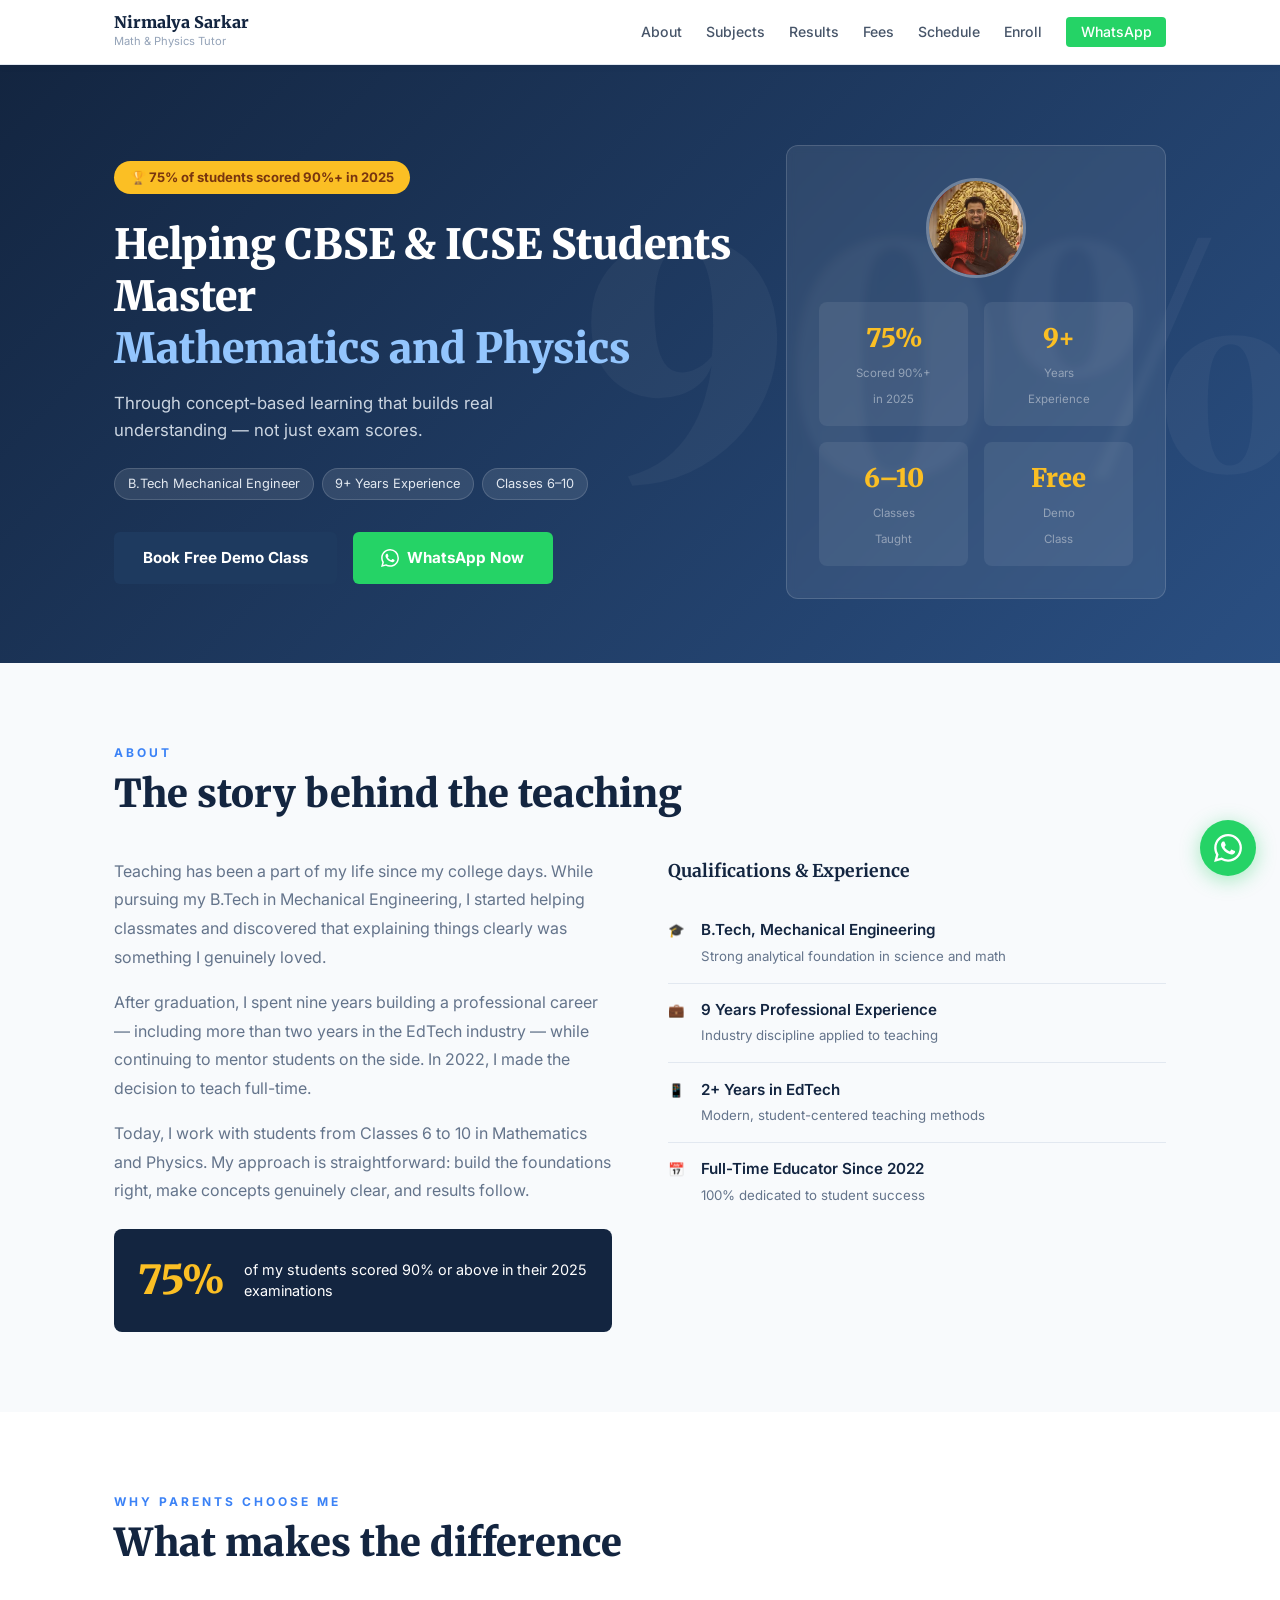
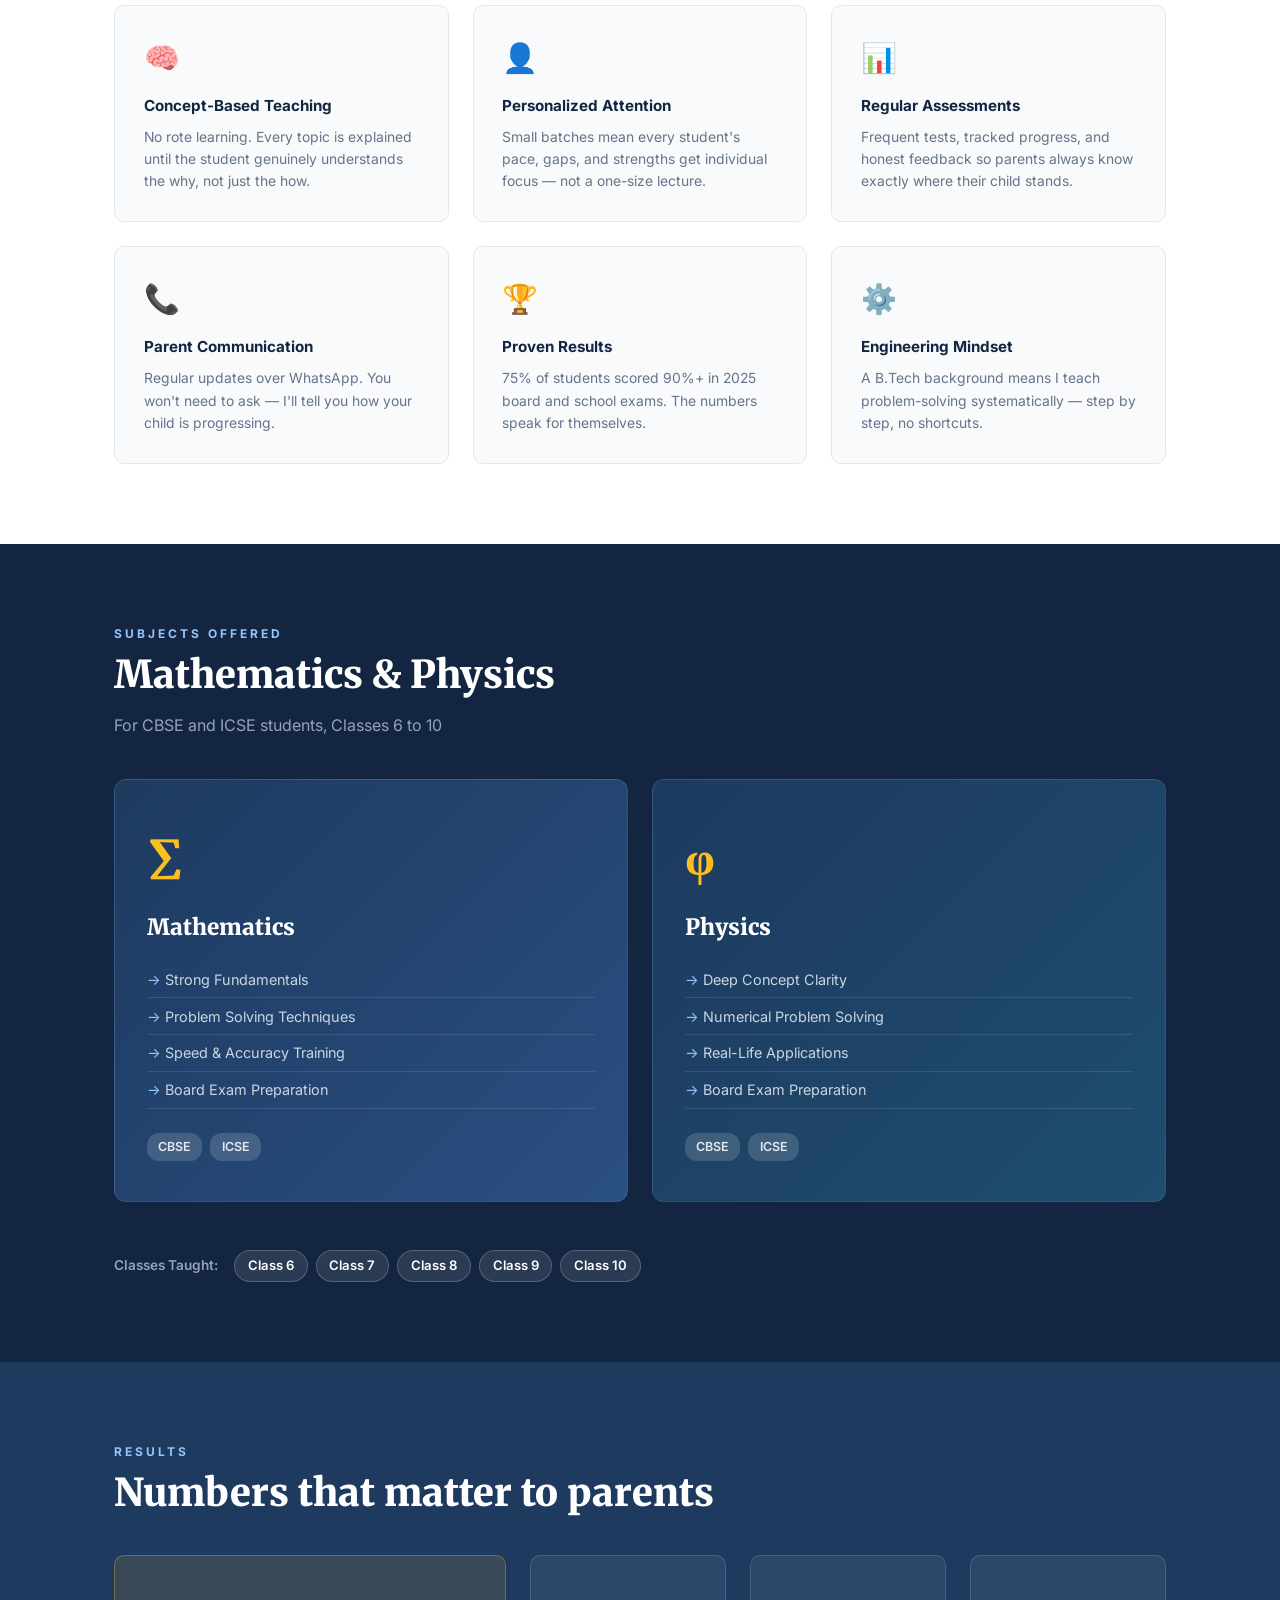
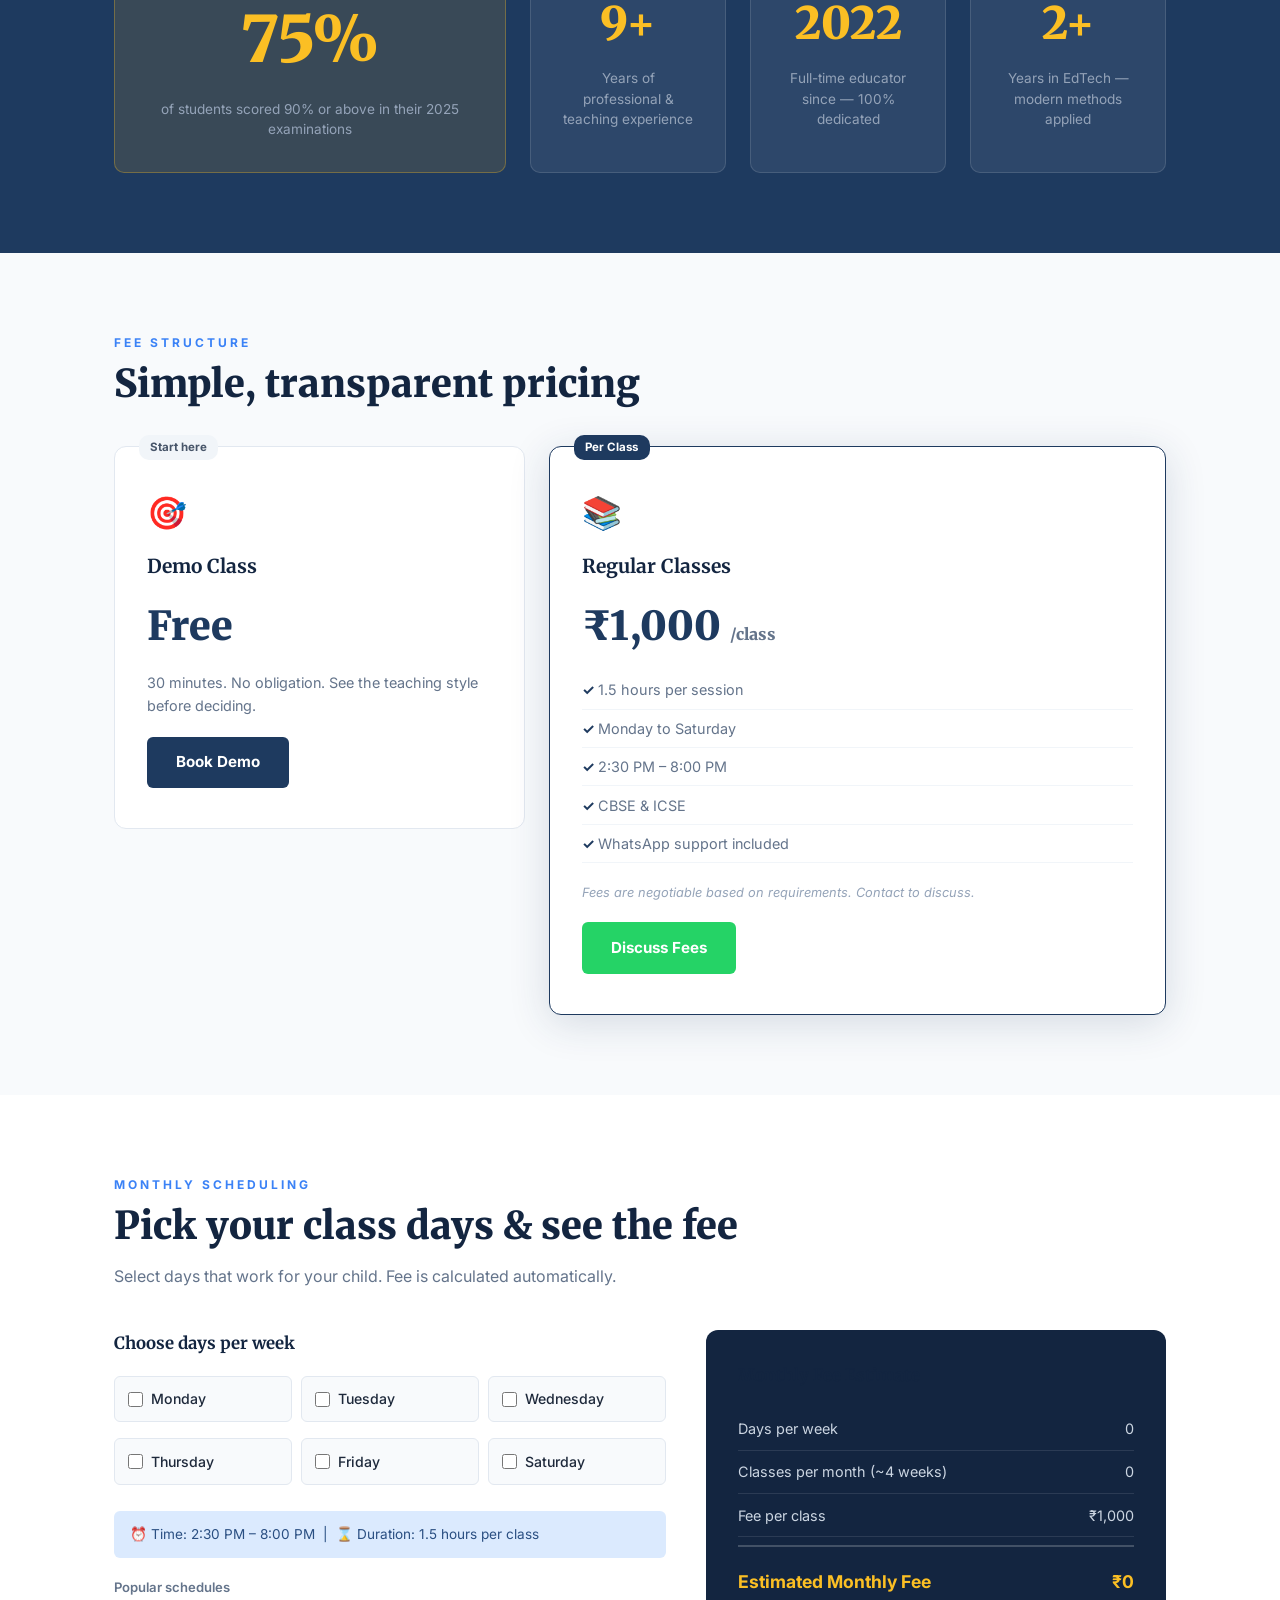
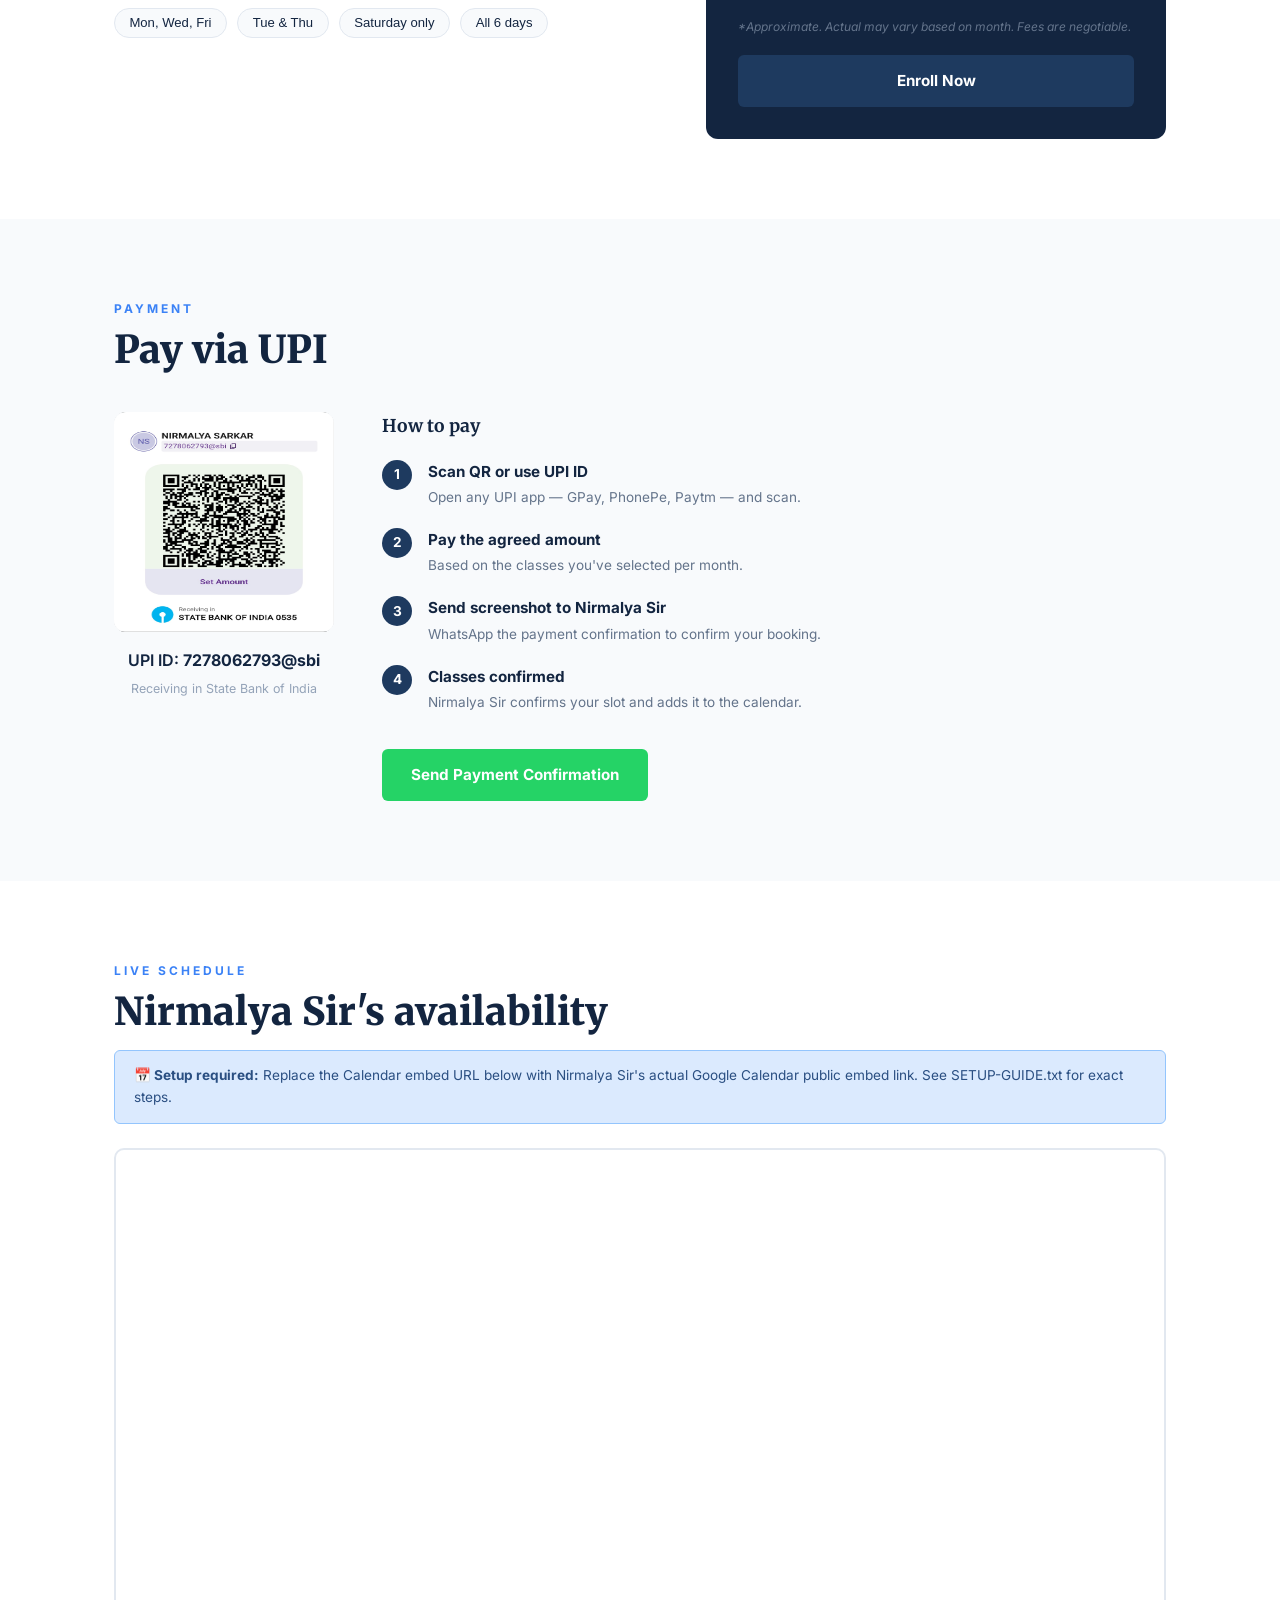
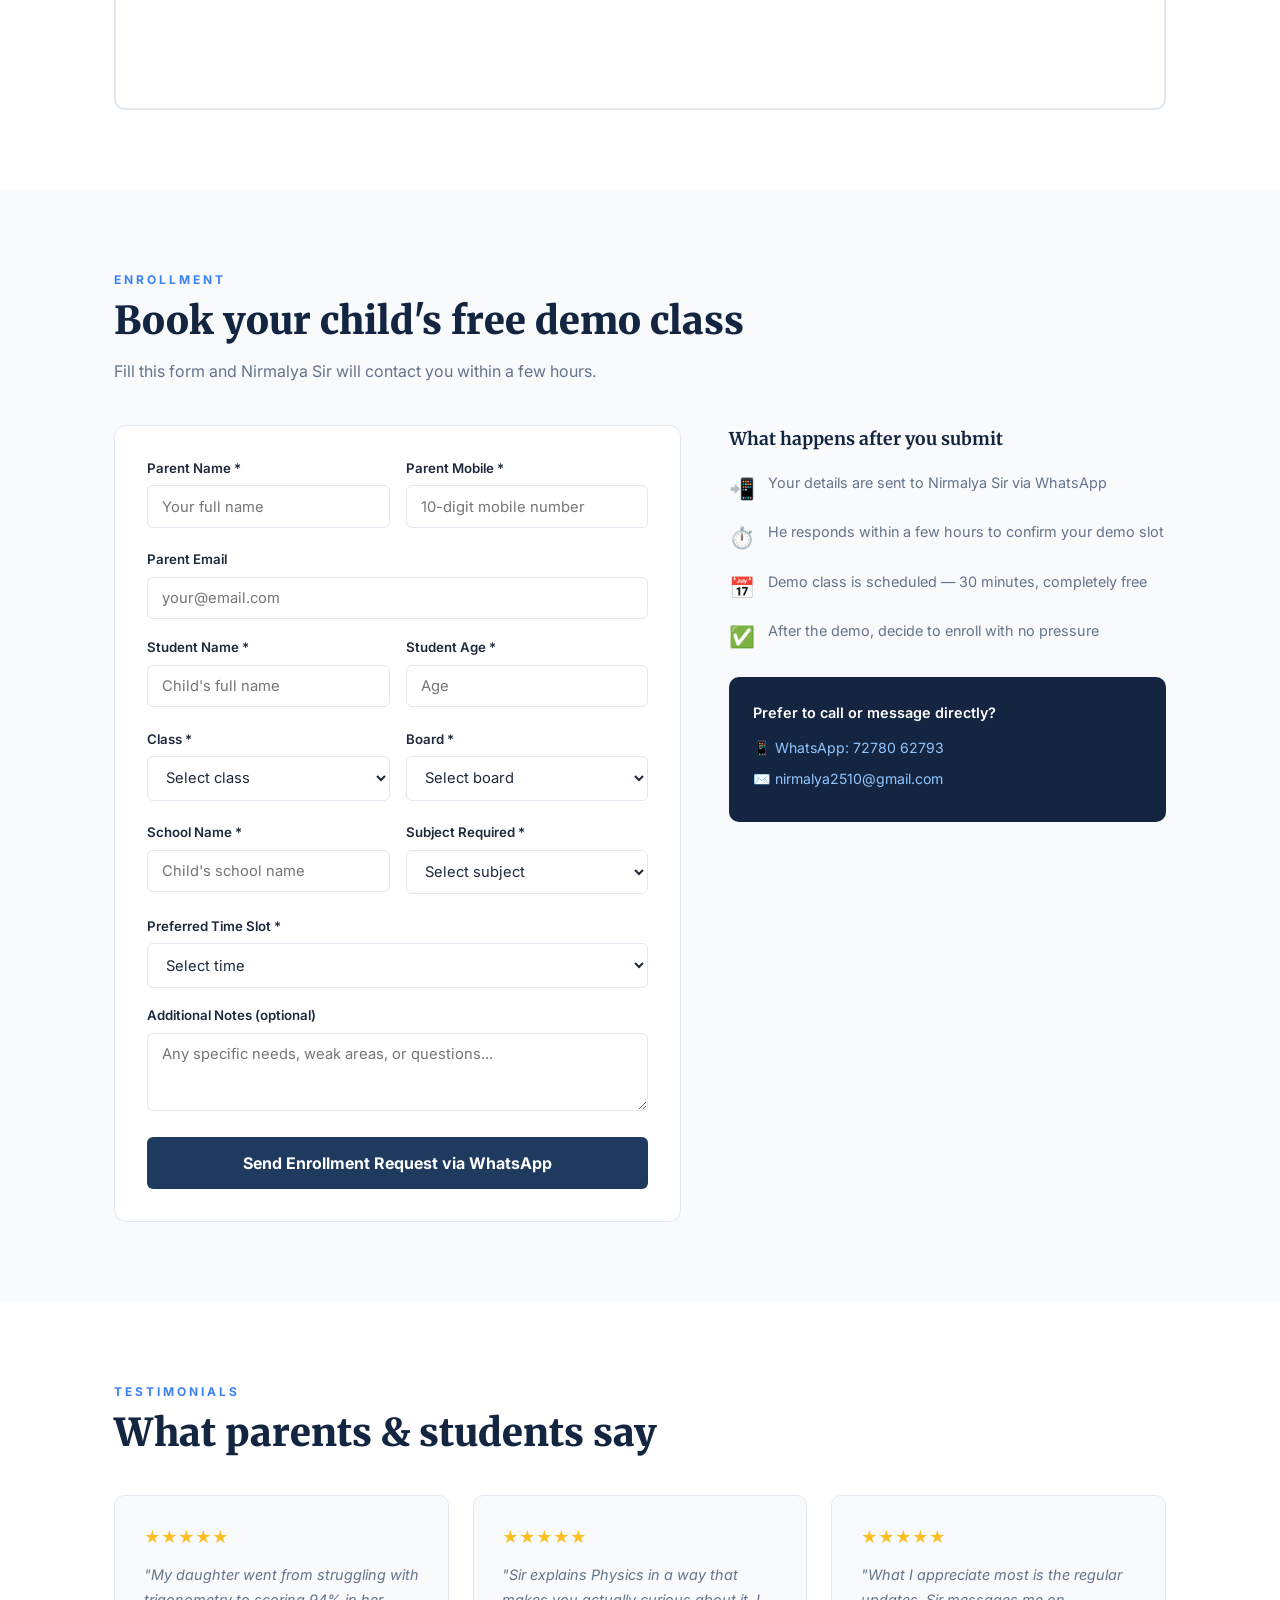
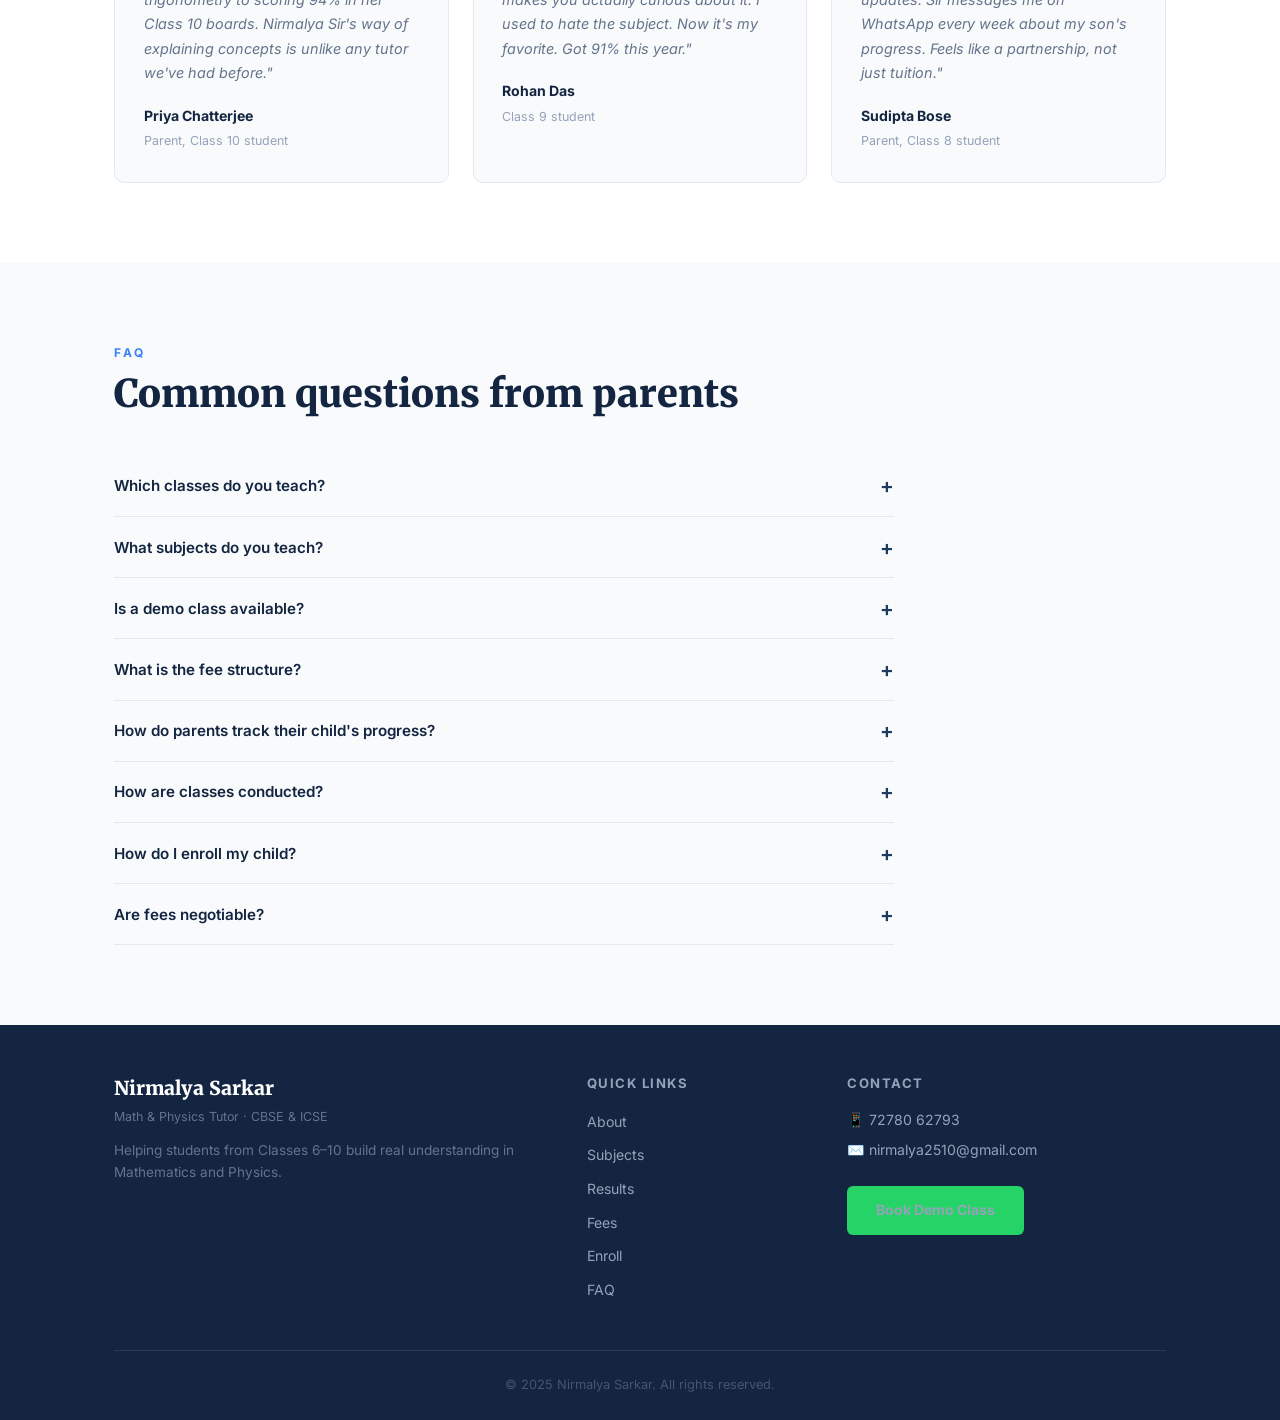
<file: index.html>
<!DOCTYPE html>
<html lang="en">
<head>
  <meta charset="UTF-8" />
  <meta name="viewport" content="width=device-width, initial-scale=1.0" />
  <title>Nirmalya Sarkar — Math & Physics Tutor | CBSE & ICSE Classes 6–10, Kolkata</title>
  <meta name="description" content="Expert Math and Physics tuition for CBSE & ICSE students Classes 6–10. 75% of students scored 90%+ in 2025. B.Tech Engineer with 9+ years experience. Book a free demo class today." />
  <meta name="keywords" content="math tutor kolkata, physics tutor, CBSE tuition, ICSE tuition, class 6 7 8 9 10 tutor, nirmalya sarkar" />
  <meta name="author" content="Nirmalya Sarkar" />
  <!-- Open Graph -->
  <meta property="og:title" content="Nirmalya Sarkar — Math & Physics Tutor" />
  <meta property="og:description" content="75% of students scored 90%+ in 2025. Expert CBSE & ICSE tuition, Classes 6–10." />
  <meta property="og:type" content="website" />
  <meta property="og:url" content="https://yourusername.github.io/nirmalya-tutor/" />
  <!-- Structured Data -->
  <script type="application/ld+json">
  {
    "@context": "https://schema.org",
    "@type": "EducationalOrganization",
    "name": "Nirmalya Sarkar Tuitions",
    "description": "Expert Math and Physics tuition for CBSE & ICSE students Classes 6–10",
    "telephone": "+917278062793",
    "email": "nirmalya2510@gmail.com",
    "address": { "@type": "PostalAddress", "addressLocality": "Kolkata", "addressRegion": "West Bengal", "addressCountry": "IN" }
  }
  </script>
  <link rel="preconnect" href="https://fonts.googleapis.com" />
  <link href="https://fonts.googleapis.com/css2?family=Merriweather:wght@700;900&family=Inter:wght@400;500;600;700&display=swap" rel="stylesheet" />
  <link rel="stylesheet" href="style.css" />
</head>
<body>

  <!-- FLOATING WHATSAPP -->
  <a href="https://wa.me/917278062793?text=Hi%20Nirmalya%20Sir%2C%20I%20want%20to%20enroll%20my%20child%20for%20tuition." class="whatsapp-float" target="_blank" aria-label="Chat on WhatsApp">
    <svg viewBox="0 0 24 24" fill="currentColor"><path d="M17.472 14.382c-.297-.149-1.758-.867-2.03-.967-.273-.099-.471-.148-.67.15-.197.297-.767.966-.94 1.164-.173.199-.347.223-.644.075-.297-.15-1.255-.463-2.39-1.475-.883-.788-1.48-1.761-1.653-2.059-.173-.297-.018-.458.13-.606.134-.133.298-.347.446-.52.149-.174.198-.298.298-.497.099-.198.05-.371-.025-.52-.075-.149-.669-1.612-.916-2.207-.242-.579-.487-.5-.669-.51-.173-.008-.371-.01-.57-.01-.198 0-.52.074-.792.372-.272.297-1.04 1.016-1.04 2.479 0 1.462 1.065 2.875 1.213 3.074.149.198 2.096 3.2 5.077 4.487.709.306 1.262.489 1.694.625.712.227 1.36.195 1.871.118.571-.085 1.758-.719 2.006-1.413.248-.694.248-1.289.173-1.413-.074-.124-.272-.198-.57-.347m-5.421 7.403h-.004a9.87 9.87 0 01-5.031-1.378l-.361-.214-3.741.982.998-3.648-.235-.374a9.86 9.86 0 01-1.51-5.26c.001-5.45 4.436-9.884 9.888-9.884 2.64 0 5.122 1.03 6.988 2.898a9.825 9.825 0 012.893 6.994c-.003 5.45-4.437 9.884-9.885 9.884m8.413-18.297A11.815 11.815 0 0012.05 0C5.495 0 .16 5.335.157 11.892c0 2.096.547 4.142 1.588 5.945L.057 24l6.305-1.654a11.882 11.882 0 005.683 1.448h.005c6.554 0 11.89-5.335 11.893-11.893a11.821 11.821 0 00-3.48-8.413z"/></svg>
  </a>

  <!-- NAV -->
  <nav id="navbar">
    <div class="nav-inner">
      <div class="nav-brand">
        <span class="brand-name">Nirmalya Sarkar</span>
        <span class="brand-sub">Math & Physics Tutor</span>
      </div>
      <button class="nav-toggle" id="navToggle" aria-label="Toggle menu">
        <span></span><span></span><span></span>
      </button>
      <ul class="nav-links" id="navLinks">
        <li><a href="#about">About</a></li>
        <li><a href="#subjects">Subjects</a></li>
        <li><a href="#results">Results</a></li>
        <li><a href="#fees">Fees</a></li>
        <li><a href="#schedule">Schedule</a></li>
        <li><a href="#enroll">Enroll</a></li>
        <li><a href="https://wa.me/917278062793" class="nav-wa" target="_blank">WhatsApp</a></li>
      </ul>
    </div>
  </nav>

  <!-- HERO -->
  <section class="hero" id="home">
    <div class="hero-bg-text" aria-hidden="true">90%</div>
    <div class="container">
      <div class="hero-content">
        <div class="hero-badge">🏆 75% of students scored 90%+ in 2025</div>
        <h1>Helping CBSE &amp; ICSE Students Master<br /><em>Mathematics and Physics</em></h1>
        <p class="hero-sub">Through concept-based learning that builds real understanding — not just exam scores.</p>
        <div class="hero-meta">
          <span>B.Tech Mechanical Engineer</span>
          <span>9+ Years Experience</span>
          <span>Classes 6–10</span>
        </div>
        <div class="hero-btns">
          <a href="#enroll" class="btn-primary">Book Free Demo Class</a>
          <a href="https://wa.me/917278062793?text=Hi%20Nirmalya%20Sir%2C%20I%20want%20to%20book%20a%20free%20demo%20class." class="btn-wa" target="_blank">
            <svg viewBox="0 0 24 24" fill="currentColor" width="18"><path d="M17.472 14.382c-.297-.149-1.758-.867-2.03-.967-.273-.099-.471-.148-.67.15-.197.297-.767.966-.94 1.164-.173.199-.347.223-.644.075-.297-.15-1.255-.463-2.39-1.475-.883-.788-1.48-1.761-1.653-2.059-.173-.297-.018-.458.13-.606.134-.133.298-.347.446-.52.149-.174.198-.298.298-.497.099-.198.05-.371-.025-.52-.075-.149-.669-1.612-.916-2.207-.242-.579-.487-.5-.669-.51-.173-.008-.371-.01-.57-.01-.198 0-.52.074-.792.372-.272.297-1.04 1.016-1.04 2.479 0 1.462 1.065 2.875 1.213 3.074.149.198 2.096 3.2 5.077 4.487.709.306 1.262.489 1.694.625.712.227 1.36.195 1.871.118.571-.085 1.758-.719 2.006-1.413.248-.694.248-1.289.173-1.413-.074-.124-.272-.198-.57-.347m-5.421 7.403h-.004a9.87 9.87 0 01-5.031-1.378l-.361-.214-3.741.982.998-3.648-.235-.374a9.86 9.86 0 01-1.51-5.26c.001-5.45 4.436-9.884 9.888-9.884 2.64 0 5.122 1.03 6.988 2.898a9.825 9.825 0 012.893 6.994c-.003 5.45-4.437 9.884-9.885 9.884m8.413-18.297A11.815 11.815 0 0012.05 0C5.495 0 .16 5.335.157 11.892c0 2.096.547 4.142 1.588 5.945L.057 24l6.305-1.654a11.882 11.882 0 005.683 1.448h.005c6.554 0 11.89-5.335 11.893-11.893a11.821 11.821 0 00-3.48-8.413z"/></svg>
            WhatsApp Now
          </a>
        </div>
      </div>
      <div class="hero-card">
        <div class="hero-photo-wrap">
          <div class="hero-photo-placeholder" style="background:none;border:3px solid rgba(255,255,255,0.3);overflow:hidden;"><img src="photo.jpg" alt="Nirmalya Sarkar" style="width:100%;height:100%;object-fit:cover;"></div>
        </div>
        <div class="hero-stat-grid">
          <div class="hero-stat"><span class="hs-num">75%</span><span class="hs-label">Scored 90%+<br/>in 2025</span></div>
          <div class="hero-stat"><span class="hs-num">9+</span><span class="hs-label">Years<br/>Experience</span></div>
          <div class="hero-stat"><span class="hs-num">6–10</span><span class="hs-label">Classes<br/>Taught</span></div>
          <div class="hero-stat"><span class="hs-num">Free</span><span class="hs-label">Demo<br/>Class</span></div>
        </div>
      </div>
    </div>
  </section>

  <!-- ABOUT -->
  <section class="section about-sec" id="about">
    <div class="container">
      <div class="section-label">About</div>
      <h2 class="section-title">The story behind the teaching</h2>
      <div class="about-grid">
        <div class="about-text">
          <p>Teaching has been a part of my life since my college days. While pursuing my B.Tech in Mechanical Engineering, I started helping classmates and discovered that explaining things clearly was something I genuinely loved.</p>
          <p>After graduation, I spent nine years building a professional career — including more than two years in the EdTech industry — while continuing to mentor students on the side. In 2022, I made the decision to teach full-time.</p>
          <p>Today, I work with students from Classes 6 to 10 in Mathematics and Physics. My approach is straightforward: build the foundations right, make concepts genuinely clear, and results follow.</p>
          <div class="result-banner">
            <span class="rb-num">75%</span>
            <span class="rb-text">of my students scored 90% or above in their 2025 examinations</span>
          </div>
        </div>
        <div class="about-quals">
          <h3>Qualifications &amp; Experience</h3>
          <ul class="qual-list">
            <li><span class="ql-icon">🎓</span><div><strong>B.Tech, Mechanical Engineering</strong><span>Strong analytical foundation in science and math</span></div></li>
            <li><span class="ql-icon">💼</span><div><strong>9 Years Professional Experience</strong><span>Industry discipline applied to teaching</span></div></li>
            <li><span class="ql-icon">📱</span><div><strong>2+ Years in EdTech</strong><span>Modern, student-centered teaching methods</span></div></li>
            <li><span class="ql-icon">📅</span><div><strong>Full-Time Educator Since 2022</strong><span>100% dedicated to student success</span></div></li>
          </ul>
        </div>
      </div>
    </div>
  </section>

  <!-- WHY CHOOSE -->
  <section class="section why-sec">
    <div class="container">
      <div class="section-label">Why Parents Choose Me</div>
      <h2 class="section-title">What makes the difference</h2>
      <div class="why-grid">
        <div class="why-card"><div class="why-icon">🧠</div><h3>Concept-Based Teaching</h3><p>No rote learning. Every topic is explained until the student genuinely understands the why, not just the how.</p></div>
        <div class="why-card"><div class="why-icon">👤</div><h3>Personalized Attention</h3><p>Small batches mean every student's pace, gaps, and strengths get individual focus — not a one-size lecture.</p></div>
        <div class="why-card"><div class="why-icon">📊</div><h3>Regular Assessments</h3><p>Frequent tests, tracked progress, and honest feedback so parents always know exactly where their child stands.</p></div>
        <div class="why-card"><div class="why-icon">📞</div><h3>Parent Communication</h3><p>Regular updates over WhatsApp. You won't need to ask — I'll tell you how your child is progressing.</p></div>
        <div class="why-card"><div class="why-icon">🏆</div><h3>Proven Results</h3><p>75% of students scored 90%+ in 2025 board and school exams. The numbers speak for themselves.</p></div>
        <div class="why-card"><div class="why-icon">⚙️</div><h3>Engineering Mindset</h3><p>A B.Tech background means I teach problem-solving systematically — step by step, no shortcuts.</p></div>
      </div>
    </div>
  </section>

  <!-- SUBJECTS -->
  <section class="section subjects-sec" id="subjects">
    <div class="container">
      <div class="section-label">Subjects Offered</div>
      <h2 class="section-title">Mathematics &amp; Physics</h2>
      <p class="section-sub">For CBSE and ICSE students, Classes 6 to 10</p>
      <div class="subjects-grid">
        <div class="subject-card math-card">
          <div class="subj-icon">∑</div>
          <h3>Mathematics</h3>
          <ul>
            <li>Strong Fundamentals</li>
            <li>Problem Solving Techniques</li>
            <li>Speed &amp; Accuracy Training</li>
            <li>Board Exam Preparation</li>
          </ul>
          <div class="subj-boards"><span>CBSE</span><span>ICSE</span></div>
        </div>
        <div class="subject-card phy-card">
          <div class="subj-icon">φ</div>
          <h3>Physics</h3>
          <ul>
            <li>Deep Concept Clarity</li>
            <li>Numerical Problem Solving</li>
            <li>Real-Life Applications</li>
            <li>Board Exam Preparation</li>
          </ul>
          <div class="subj-boards"><span>CBSE</span><span>ICSE</span></div>
        </div>
      </div>
      <div class="classes-row">
        <div class="classes-label">Classes Taught:</div>
        <div class="class-pills">
          <span>Class 6</span><span>Class 7</span><span>Class 8</span><span>Class 9</span><span>Class 10</span>
        </div>
      </div>
    </div>
  </section>

  <!-- RESULTS -->
  <section class="section results-sec" id="results">
    <div class="container">
      <div class="section-label" style="color:#93c5fd">Results</div>
      <h2 class="section-title" style="color:#fff">Numbers that matter to parents</h2>
      <div class="results-grid">
        <div class="result-card big-card">
          <div class="rc-num">75%</div>
          <div class="rc-label">of students scored 90% or above in their 2025 examinations</div>
        </div>
        <div class="result-card">
          <div class="rc-num">9+</div>
          <div class="rc-label">Years of professional &amp; teaching experience</div>
        </div>
        <div class="result-card">
          <div class="rc-num">2022</div>
          <div class="rc-label">Full-time educator since — 100% dedicated</div>
        </div>
        <div class="result-card">
          <div class="rc-num">2+</div>
          <div class="rc-label">Years in EdTech — modern methods applied</div>
        </div>
      </div>
    </div>
  </section>

  <!-- FEES -->
  <section class="section fees-sec" id="fees">
    <div class="container">
      <div class="section-label">Fee Structure</div>
      <h2 class="section-title">Simple, transparent pricing</h2>
      <div class="fees-grid">
        <div class="fee-card demo-card">
          <div class="fee-badge">Start here</div>
          <div class="fee-icon">🎯</div>
          <h3>Demo Class</h3>
          <div class="fee-price">Free</div>
          <p>30 minutes. No obligation. See the teaching style before deciding.</p>
          <a href="#enroll" class="btn-primary">Book Demo</a>
        </div>
        <div class="fee-card main-card">
          <div class="fee-badge highlight-badge">Per Class</div>
          <div class="fee-icon">📚</div>
          <h3>Regular Classes</h3>
          <div class="fee-price">₹1,000 <span>/class</span></div>
          <ul>
            <li>1.5 hours per session</li>
            <li>Monday to Saturday</li>
            <li>2:30 PM – 8:00 PM</li>
            <li>CBSE &amp; ICSE</li>
            <li>WhatsApp support included</li>
          </ul>
          <div class="fee-note">Fees are negotiable based on requirements. Contact to discuss.</div>
          <a href="https://wa.me/917278062793?text=Hi%20Nirmalya%20Sir%2C%20I%20want%20to%20discuss%20fees%20for%20my%20child." class="btn-wa" target="_blank">Discuss Fees</a>
        </div>
      </div>
    </div>
  </section>

  <!-- SCHEDULE CALCULATOR -->
  <section class="section schedule-sec" id="schedule">
    <div class="container">
      <div class="section-label">Monthly Scheduling</div>
      <h2 class="section-title">Pick your class days &amp; see the fee</h2>
      <p class="section-sub">Select days that work for your child. Fee is calculated automatically.</p>
      <div class="schedule-wrap">
        <div class="schedule-days">
          <h3>Choose days per week</h3>
          <div class="day-options">
            <label class="day-opt"><input type="checkbox" value="Mon" onchange="calcFee()"> Monday</label>
            <label class="day-opt"><input type="checkbox" value="Tue" onchange="calcFee()"> Tuesday</label>
            <label class="day-opt"><input type="checkbox" value="Wed" onchange="calcFee()"> Wednesday</label>
            <label class="day-opt"><input type="checkbox" value="Thu" onchange="calcFee()"> Thursday</label>
            <label class="day-opt"><input type="checkbox" value="Fri" onchange="calcFee()"> Friday</label>
            <label class="day-opt"><input type="checkbox" value="Sat" onchange="calcFee()"> Saturday</label>
          </div>
          <div class="slot-info">
            <p>⏰ Time: 2:30 PM – 8:00 PM &nbsp;|&nbsp; ⌛ Duration: 1.5 hours per class</p>
          </div>
          <div class="preset-schedules">
            <h4>Popular schedules</h4>
            <button class="preset-btn" onclick="setPreset(['Mon','Wed','Fri'])">Mon, Wed, Fri</button>
            <button class="preset-btn" onclick="setPreset(['Tue','Thu'])">Tue &amp; Thu</button>
            <button class="preset-btn" onclick="setPreset(['Sat'])">Saturday only</button>
            <button class="preset-btn" onclick="setPreset(['Mon','Tue','Wed','Thu','Fri','Sat'])">All 6 days</button>
          </div>
        </div>
        <div class="fee-summary" id="feeSummary">
          <h3>Monthly Fee Estimate</h3>
          <div class="fs-row"><span>Days per week</span><span id="daysCount">0</span></div>
          <div class="fs-row"><span>Classes per month (~4 weeks)</span><span id="classCount">0</span></div>
          <div class="fs-row"><span>Fee per class</span><span>₹1,000</span></div>
          <div class="fs-divider"></div>
          <div class="fs-total"><span>Estimated Monthly Fee</span><span id="totalFee">₹0</span></div>
          <div class="fs-note">*Approximate. Actual may vary based on month. Fees are negotiable.</div>
          <a href="#enroll" class="btn-primary" style="display:block;text-align:center;margin-top:1.2rem;">Enroll Now</a>
        </div>
      </div>
    </div>
  </section>

  <!-- PAYMENT -->
  <section class="section payment-sec" id="payment">
    <div class="container">
      <div class="section-label">Payment</div>
      <h2 class="section-title">Pay via UPI</h2>
      <div class="payment-wrap">
        <div class="payment-qr">
          <img src="[data-uri]" alt="Nirmalya Sarkar UPI QR" style="width:220px;height:220px;display:block;margin:0 auto 1rem;border-radius:12px;">
          <div class="upi-id">UPI ID: <strong>7278062793@sbi</strong></div>
          <div class="upi-note">Receiving in State Bank of India</div>
        </div>
        <div class="payment-steps">
          <h3>How to pay</h3>
          <div class="pay-step"><span>1</span><div><strong>Scan QR or use UPI ID</strong><p>Open any UPI app — GPay, PhonePe, Paytm — and scan.</p></div></div>
          <div class="pay-step"><span>2</span><div><strong>Pay the agreed amount</strong><p>Based on the classes you've selected per month.</p></div></div>
          <div class="pay-step"><span>3</span><div><strong>Send screenshot to Nirmalya Sir</strong><p>WhatsApp the payment confirmation to confirm your booking.</p></div></div>
          <div class="pay-step"><span>4</span><div><strong>Classes confirmed</strong><p>Nirmalya Sir confirms your slot and adds it to the calendar.</p></div></div>
          <a href="https://wa.me/917278062793?text=Hi%20Nirmalya%20Sir%2C%20I%20have%20completed%20the%20payment.%20Please%20confirm%20my%20classes." class="btn-wa" target="_blank" style="margin-top:1rem;display:inline-flex">Send Payment Confirmation</a>
        </div>
      </div>
    </div>
  </section>

  <!-- GOOGLE CALENDAR -->
  <section class="section cal-sec">
    <div class="container">
      <div class="section-label">Live Schedule</div>
      <h2 class="section-title">Nirmalya Sir's availability</h2>
      <div class="cal-setup-note">
        <strong>📅 Setup required:</strong> Replace the Calendar embed URL below with Nirmalya Sir's actual Google Calendar public embed link. See SETUP-GUIDE.txt for exact steps.
      </div>
      <div class="cal-wrap">
        <!--
          REPLACE src below with Nirmalya's Google Calendar embed URL.
          Steps: calendar.google.com → Settings → [Calendar] → Integrate calendar → Copy embed URL
          Make sure calendar is set to "Public" first.
        -->
        <iframe
          src="https://calendar.google.com/calendar/embed?src=REPLACE_WITH_NIRMALYA_CALENDAR_ID%40gmail.com&ctz=Asia%2FKolkata&mode=WEEK&showTitle=0&showNav=1&showPrint=0&showCalendars=0"
          title="Nirmalya Sir's Class Schedule"
          frameborder="0"
          scrolling="no"
          style="width:100%;height:550px;border:none;">
        </iframe>
      </div>
    </div>
  </section>

  <!-- ENROLLMENT FORM -->
  <section class="section enroll-sec" id="enroll">
    <div class="container">
      <div class="section-label">Enrollment</div>
      <h2 class="section-title">Book your child's free demo class</h2>
      <p class="section-sub">Fill this form and Nirmalya Sir will contact you within a few hours.</p>
      <div class="enroll-wrap">
        <form class="enroll-form" id="enrollForm" novalidate>
          <div class="form-row">
            <div class="form-group">
              <label for="parentName">Parent Name *</label>
              <input type="text" id="parentName" name="parentName" placeholder="Your full name" required />
              <span class="err" id="err-parentName"></span>
            </div>
            <div class="form-group">
              <label for="parentMobile">Parent Mobile *</label>
              <input type="tel" id="parentMobile" name="parentMobile" placeholder="10-digit mobile number" maxlength="10" required />
              <span class="err" id="err-parentMobile"></span>
            </div>
          </div>
          <div class="form-group">
            <label for="parentEmail">Parent Email</label>
            <input type="email" id="parentEmail" name="parentEmail" placeholder="your@email.com" />
          </div>
          <div class="form-row">
            <div class="form-group">
              <label for="studentName">Student Name *</label>
              <input type="text" id="studentName" name="studentName" placeholder="Child's full name" required />
              <span class="err" id="err-studentName"></span>
            </div>
            <div class="form-group">
              <label for="studentAge">Student Age *</label>
              <input type="number" id="studentAge" name="studentAge" placeholder="Age" min="9" max="18" required />
              <span class="err" id="err-studentAge"></span>
            </div>
          </div>
          <div class="form-row">
            <div class="form-group">
              <label for="studentClass">Class *</label>
              <select id="studentClass" name="studentClass" required>
                <option value="">Select class</option>
                <option>Class 6</option><option>Class 7</option><option>Class 8</option>
                <option>Class 9</option><option>Class 10</option>
              </select>
              <span class="err" id="err-studentClass"></span>
            </div>
            <div class="form-group">
              <label for="board">Board *</label>
              <select id="board" name="board" required>
                <option value="">Select board</option>
                <option>CBSE</option><option>ICSE</option>
              </select>
              <span class="err" id="err-board"></span>
            </div>
          </div>
          <div class="form-row">
            <div class="form-group">
              <label for="school">School Name *</label>
              <input type="text" id="school" name="school" placeholder="Child's school name" required />
              <span class="err" id="err-school"></span>
            </div>
            <div class="form-group">
              <label for="subject">Subject Required *</label>
              <select id="subject" name="subject" required>
                <option value="">Select subject</option>
                <option>Mathematics</option><option>Physics</option><option>Both (Math + Physics)</option>
              </select>
              <span class="err" id="err-subject"></span>
            </div>
          </div>
          <div class="form-group">
            <label for="timeSlot">Preferred Time Slot *</label>
            <select id="timeSlot" name="timeSlot" required>
              <option value="">Select time</option>
              <option>2:30 PM – 4:00 PM</option>
              <option>4:00 PM – 5:30 PM</option>
              <option>5:30 PM – 7:00 PM</option>
              <option>6:30 PM – 8:00 PM</option>
            </select>
            <span class="err" id="err-timeSlot"></span>
          </div>
          <div class="form-group">
            <label for="notes">Additional Notes (optional)</label>
            <textarea id="notes" name="notes" rows="3" placeholder="Any specific needs, weak areas, or questions..."></textarea>
          </div>
          <button type="submit" class="btn-submit" id="submitBtn">Send Enrollment Request via WhatsApp</button>
          <div class="form-success" id="formSuccess" style="display:none">
            ✅ Opening WhatsApp... Nirmalya Sir will confirm your demo class shortly!
          </div>
        </form>
        <div class="enroll-info">
          <h3>What happens after you submit</h3>
          <div class="ei-step"><span>📲</span><p>Your details are sent to Nirmalya Sir via WhatsApp</p></div>
          <div class="ei-step"><span>⏱️</span><p>He responds within a few hours to confirm your demo slot</p></div>
          <div class="ei-step"><span>📅</span><p>Demo class is scheduled — 30 minutes, completely free</p></div>
          <div class="ei-step"><span>✅</span><p>After the demo, decide to enroll with no pressure</p></div>
          <div class="contact-box">
            <h4>Prefer to call or message directly?</h4>
            <a href="https://wa.me/917278062793" target="_blank" class="contact-link">📱 WhatsApp: 72780 62793</a>
            <a href="mailto:nirmalya2510@gmail.com" class="contact-link">✉️ nirmalya2510@gmail.com</a>
          </div>
        </div>
      </div>
    </div>
  </section>

  <!-- TESTIMONIALS -->
  <section class="section testi-sec" id="testimonials">
    <div class="container">
      <div class="section-label">Testimonials</div>
      <h2 class="section-title">What parents &amp; students say</h2>
      <div class="testi-grid">
        <div class="testi-card">
          <div class="testi-stars">★★★★★</div>
          <p>"My daughter went from struggling with trigonometry to scoring 94% in her Class 10 boards. Nirmalya Sir's way of explaining concepts is unlike any tutor we've had before."</p>
          <div class="testi-author"><strong>Priya Chatterjee</strong><span>Parent, Class 10 student</span></div>
        </div>
        <div class="testi-card">
          <div class="testi-stars">★★★★★</div>
          <p>"Sir explains Physics in a way that makes you actually curious about it. I used to hate the subject. Now it's my favorite. Got 91% this year."</p>
          <div class="testi-author"><strong>Rohan Das</strong><span>Class 9 student</span></div>
        </div>
        <div class="testi-card">
          <div class="testi-stars">★★★★★</div>
          <p>"What I appreciate most is the regular updates. Sir messages me on WhatsApp every week about my son's progress. Feels like a partnership, not just tuition."</p>
          <div class="testi-author"><strong>Sudipta Bose</strong><span>Parent, Class 8 student</span></div>
        </div>
      </div>
    </div>
  </section>

  <!-- FAQ -->
  <section class="section faq-sec" id="faq">
    <div class="container">
      <div class="section-label">FAQ</div>
      <h2 class="section-title">Common questions from parents</h2>
      <div class="faq-list">
        <div class="faq-item"><button class="faq-q" onclick="toggleFaq(this)">Which classes do you teach? <span>+</span></button><div class="faq-a"><p>Classes 6 to 10 — across both CBSE and ICSE boards.</p></div></div>
        <div class="faq-item"><button class="faq-q" onclick="toggleFaq(this)">What subjects do you teach? <span>+</span></button><div class="faq-a"><p>Mathematics and Physics. Students can enroll for one or both subjects.</p></div></div>
        <div class="faq-item"><button class="faq-q" onclick="toggleFaq(this)">Is a demo class available? <span>+</span></button><div class="faq-a"><p>Yes. A free 30-minute demo class is available for all new students. Use the enrollment form above to book one.</p></div></div>
        <div class="faq-item"><button class="faq-q" onclick="toggleFaq(this)">What is the fee structure? <span>+</span></button><div class="faq-a"><p>₹1,000 per class, with each session lasting 1.5 hours. Fees are negotiable based on the number of subjects and frequency. Contact directly to discuss.</p></div></div>
        <div class="faq-item"><button class="faq-q" onclick="toggleFaq(this)">How do parents track their child's progress? <span>+</span></button><div class="faq-a"><p>Through regular WhatsApp updates, periodic assessments, and test scores shared with parents after each evaluation.</p></div></div>
        <div class="faq-item"><button class="faq-q" onclick="toggleFaq(this)">How are classes conducted? <span>+</span></button><div class="faq-a"><p>Classes are conducted in-person. Teaching days are Monday to Saturday, between 2:30 PM and 8:00 PM. Each session is 1.5 hours.</p></div></div>
        <div class="faq-item"><button class="faq-q" onclick="toggleFaq(this)">How do I enroll my child? <span>+</span></button><div class="faq-a"><p>Fill the enrollment form on this page, or WhatsApp directly at 7278062793. A free demo class will be scheduled first.</p></div></div>
        <div class="faq-item"><button class="faq-q" onclick="toggleFaq(this)">Are fees negotiable? <span>+</span></button><div class="faq-a"><p>Yes, fees can be discussed based on the number of subjects, frequency of classes, and specific requirements. Please WhatsApp to discuss.</p></div></div>
      </div>
    </div>
  </section>

  <!-- FOOTER -->
  <footer>
    <div class="container">
      <div class="footer-grid">
        <div class="footer-brand">
          <div class="fb-name">Nirmalya Sarkar</div>
          <div class="fb-sub">Math &amp; Physics Tutor · CBSE &amp; ICSE</div>
          <p>Helping students from Classes 6–10 build real understanding in Mathematics and Physics.</p>
        </div>
        <div class="footer-links">
          <h4>Quick Links</h4>
          <ul>
            <li><a href="#about">About</a></li>
            <li><a href="#subjects">Subjects</a></li>
            <li><a href="#results">Results</a></li>
            <li><a href="#fees">Fees</a></li>
            <li><a href="#enroll">Enroll</a></li>
            <li><a href="#faq">FAQ</a></li>
          </ul>
        </div>
        <div class="footer-contact">
          <h4>Contact</h4>
          <a href="https://wa.me/917278062793" target="_blank">📱 72780 62793</a>
          <a href="mailto:nirmalya2510@gmail.com">✉️ nirmalya2510@gmail.com</a>
          <a href="https://wa.me/917278062793?text=Hi%20Nirmalya%20Sir%2C%20I%20want%20to%20book%20a%20free%20demo%20class." target="_blank" class="btn-wa" style="margin-top:1rem;display:inline-flex">Book Demo Class</a>
        </div>
      </div>
      <div class="footer-bottom">
        <p>© 2025 Nirmalya Sarkar. All rights reserved.</p>
      </div>
    </div>
  </footer>

  <script src="script.js"></script>
</body>
</html>
</file>
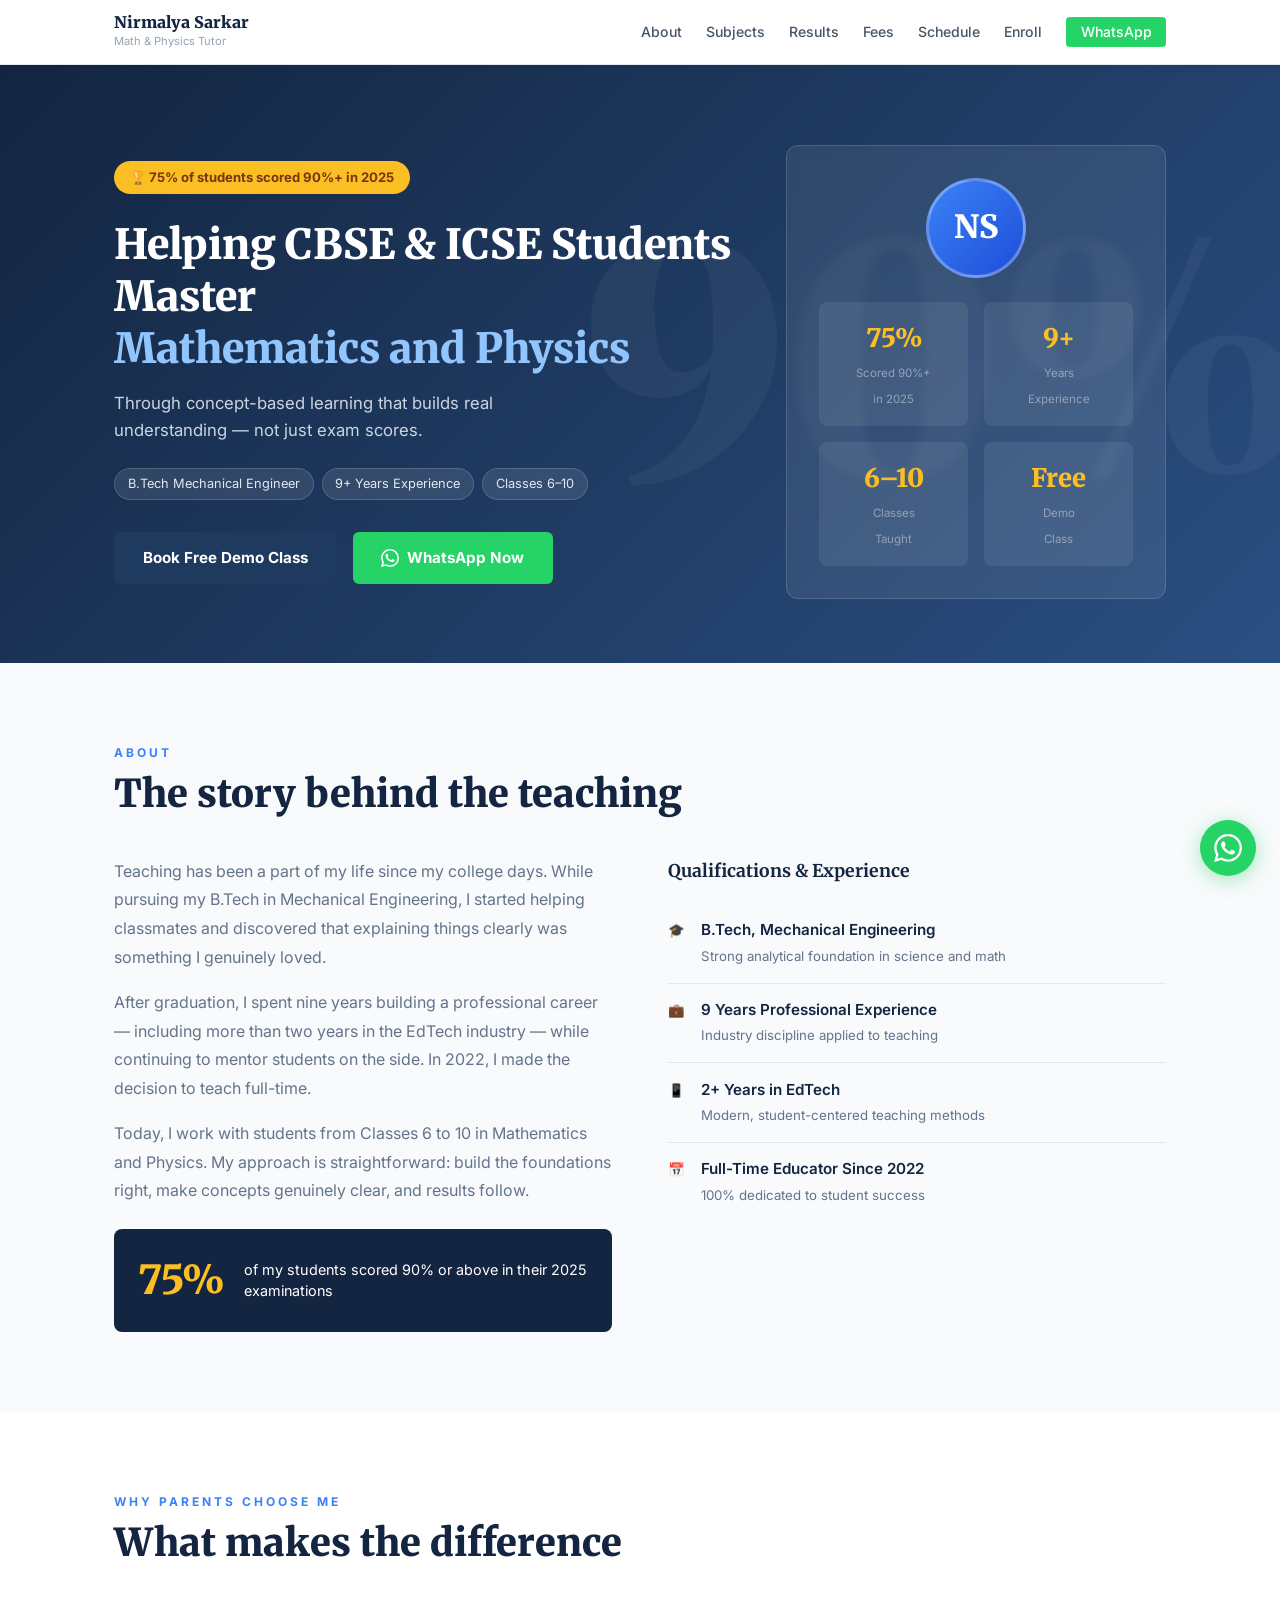
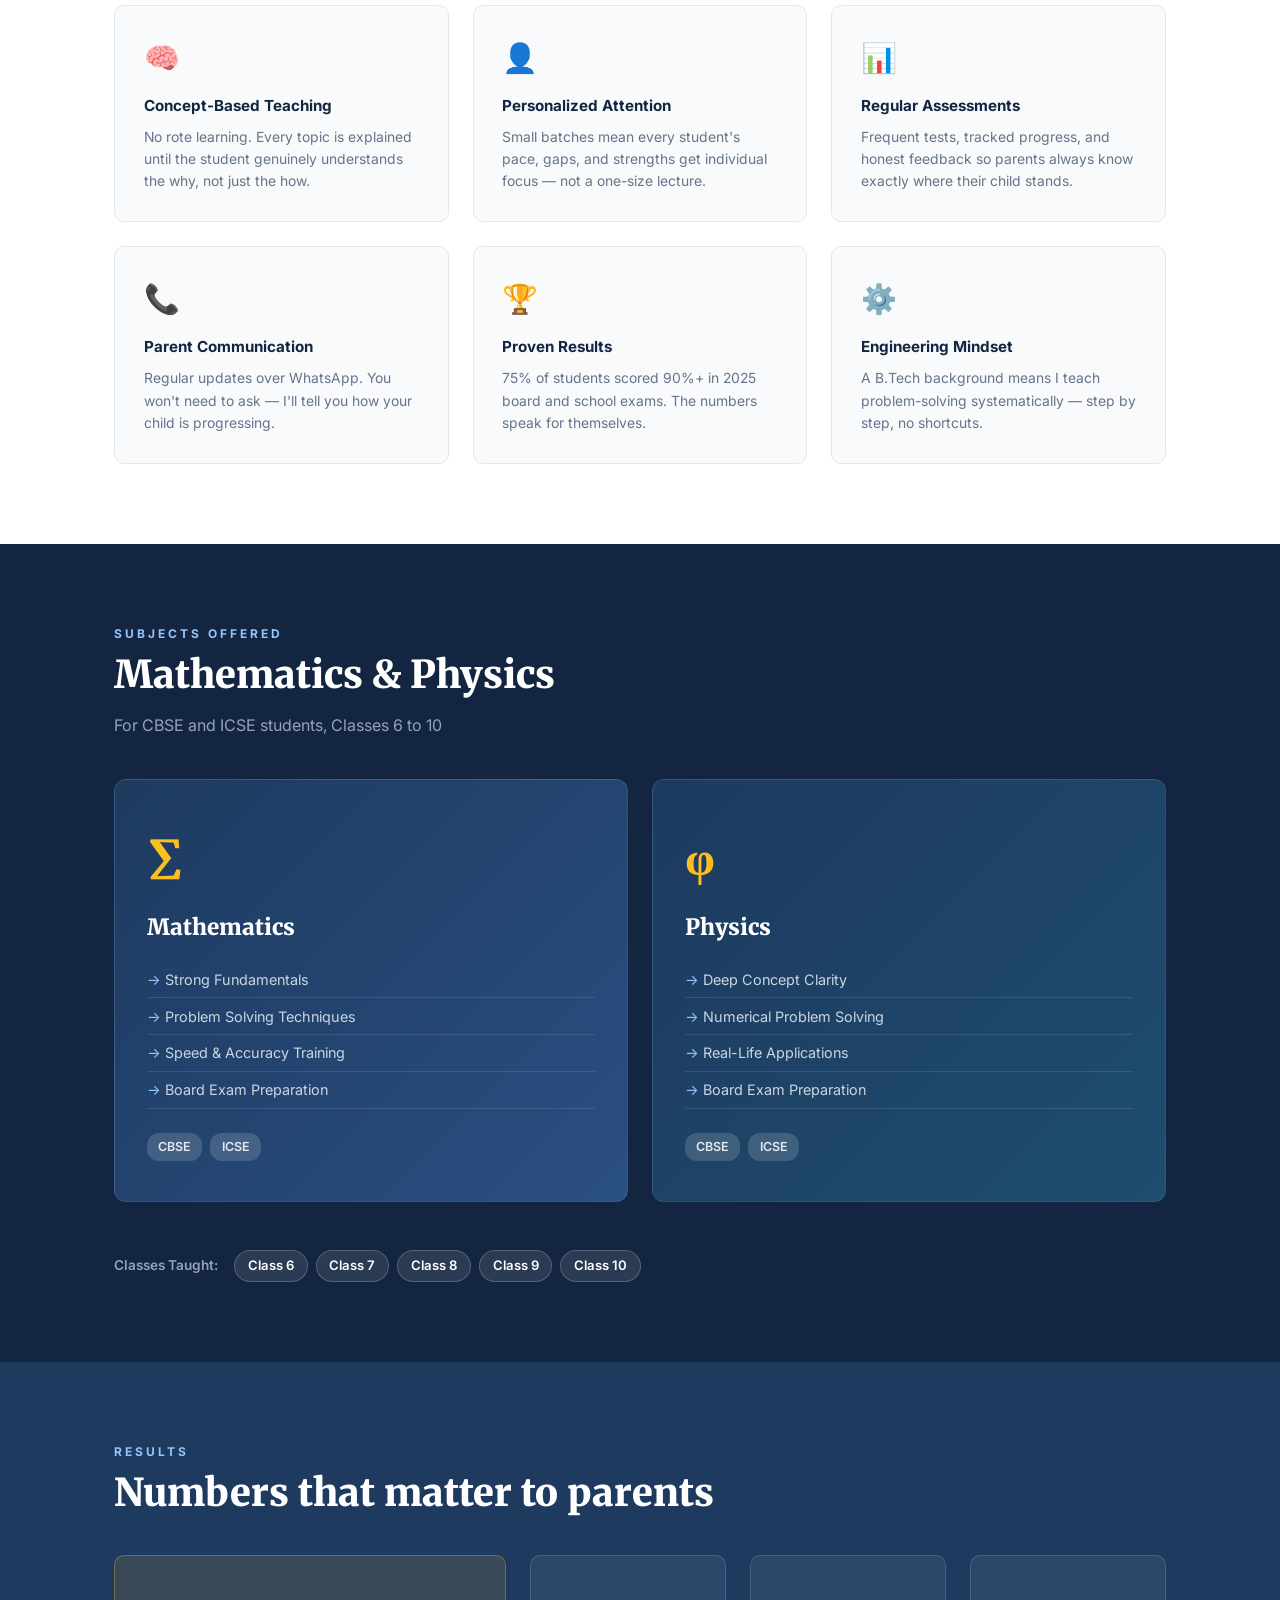
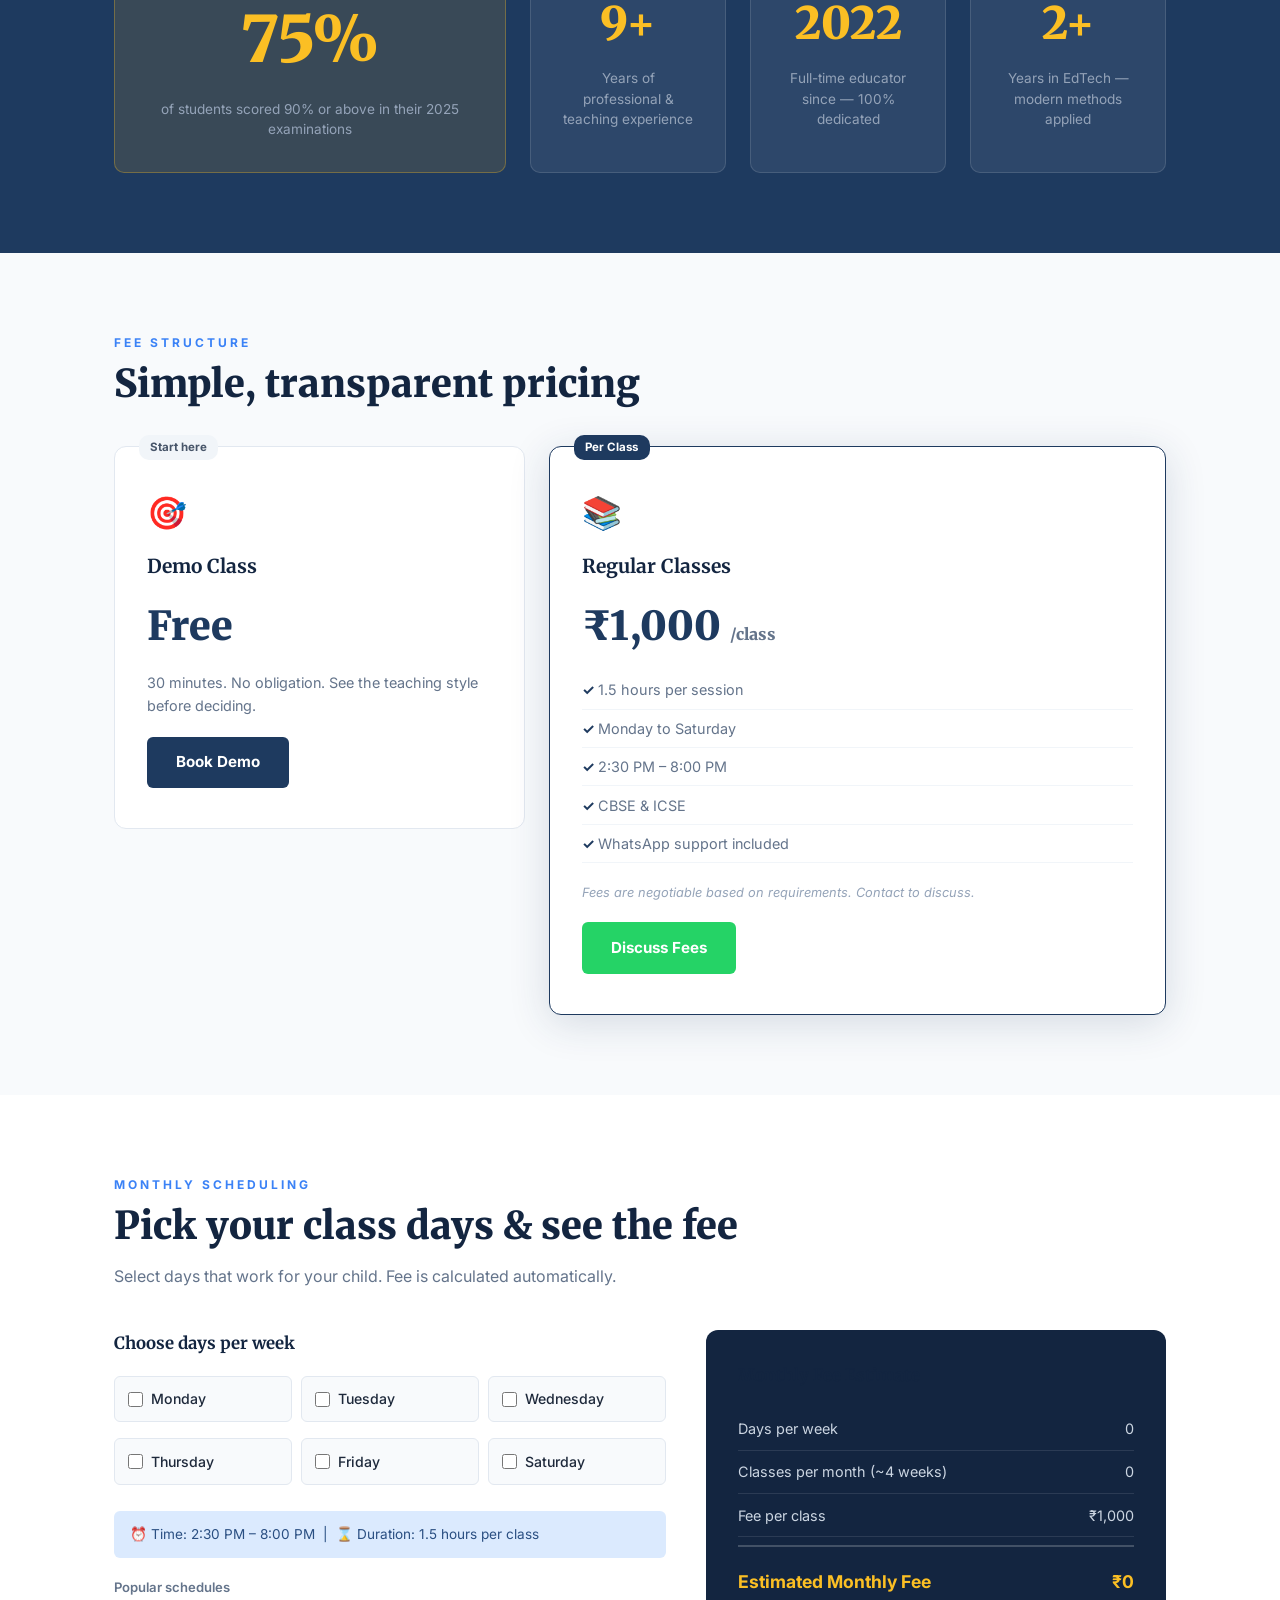
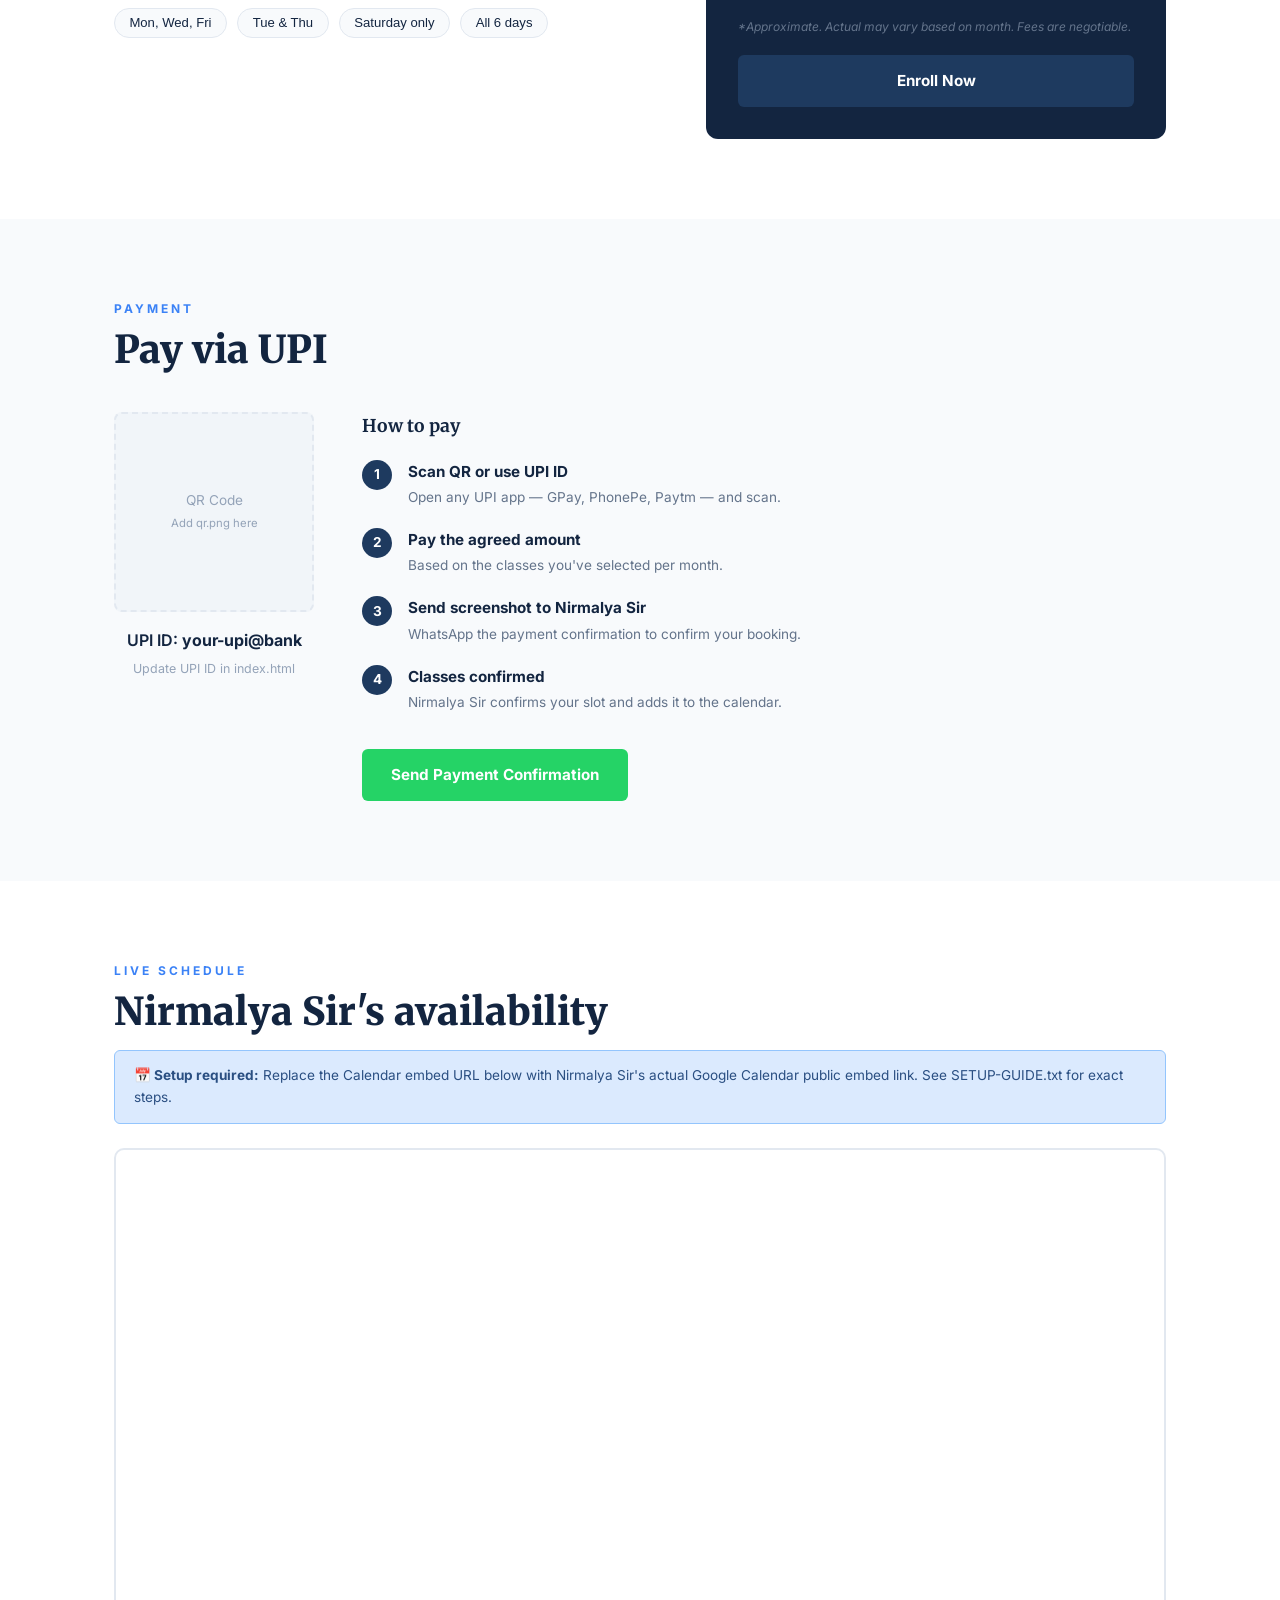
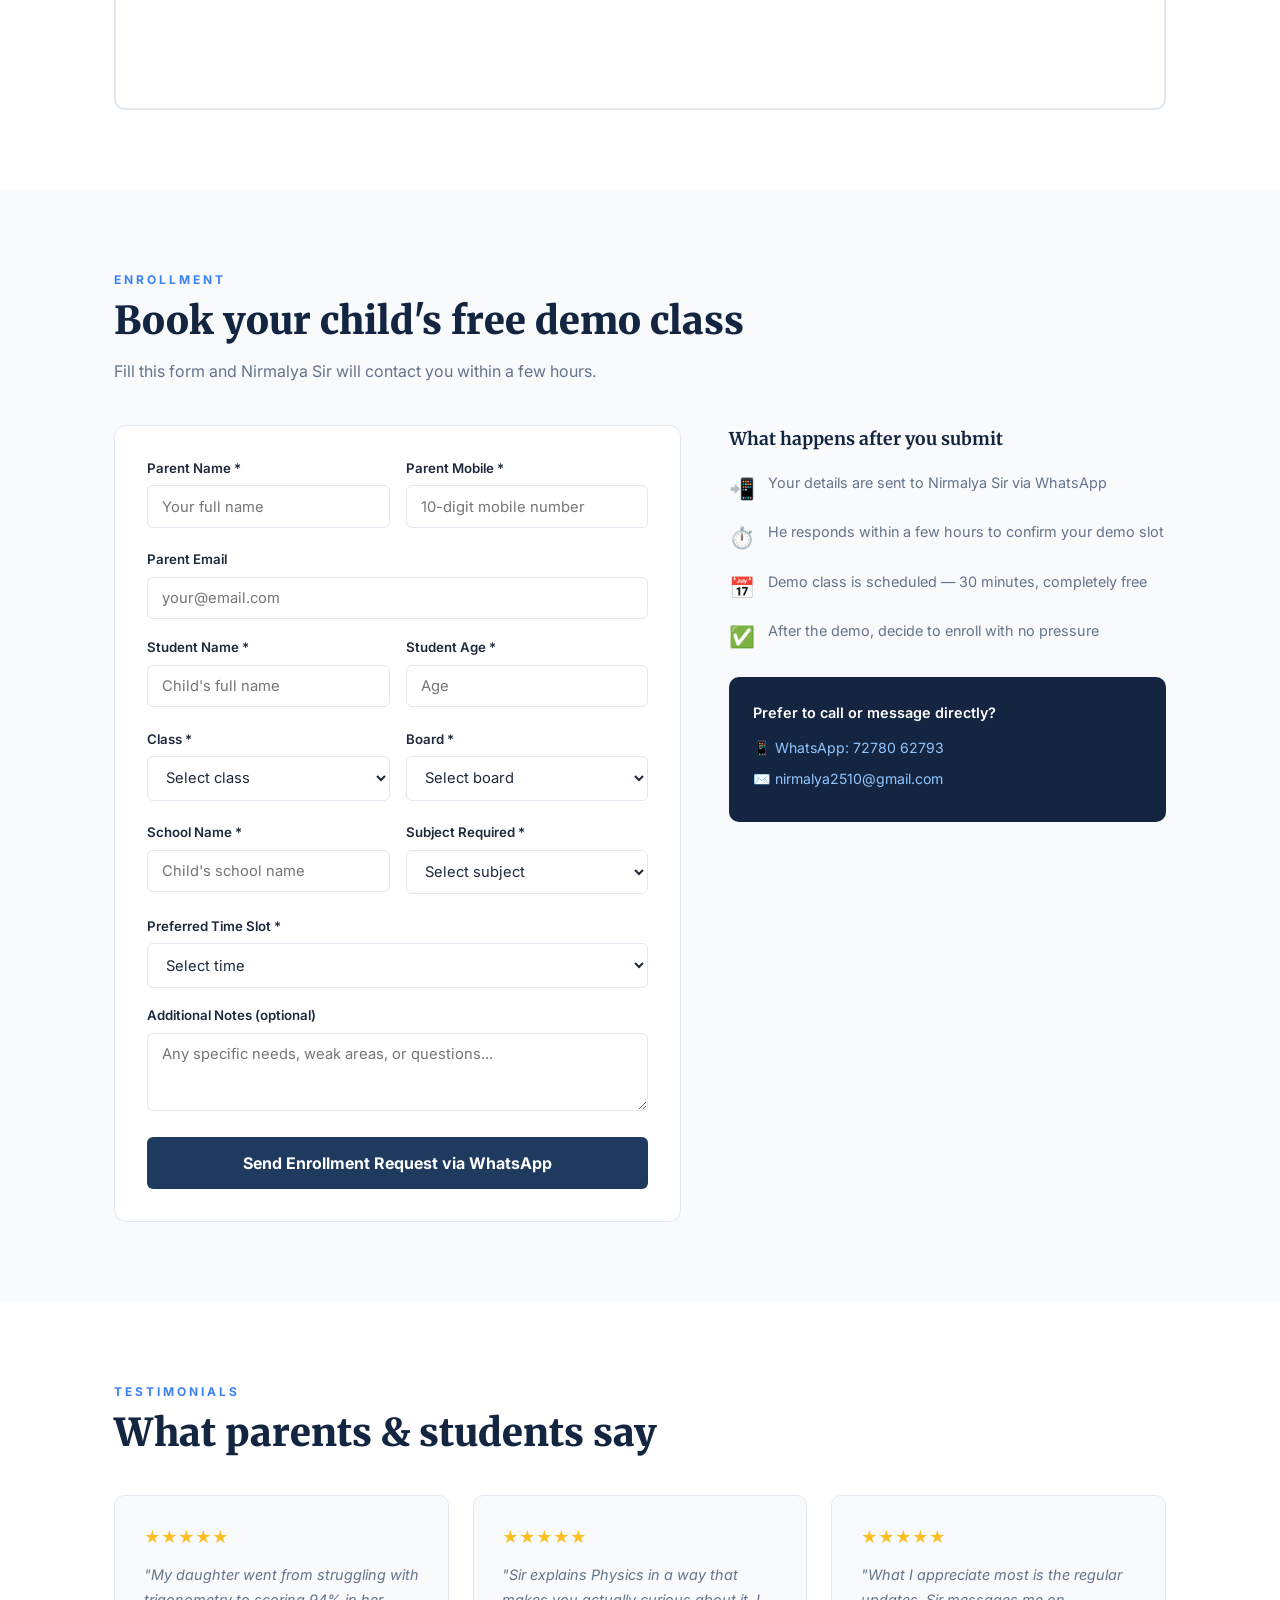
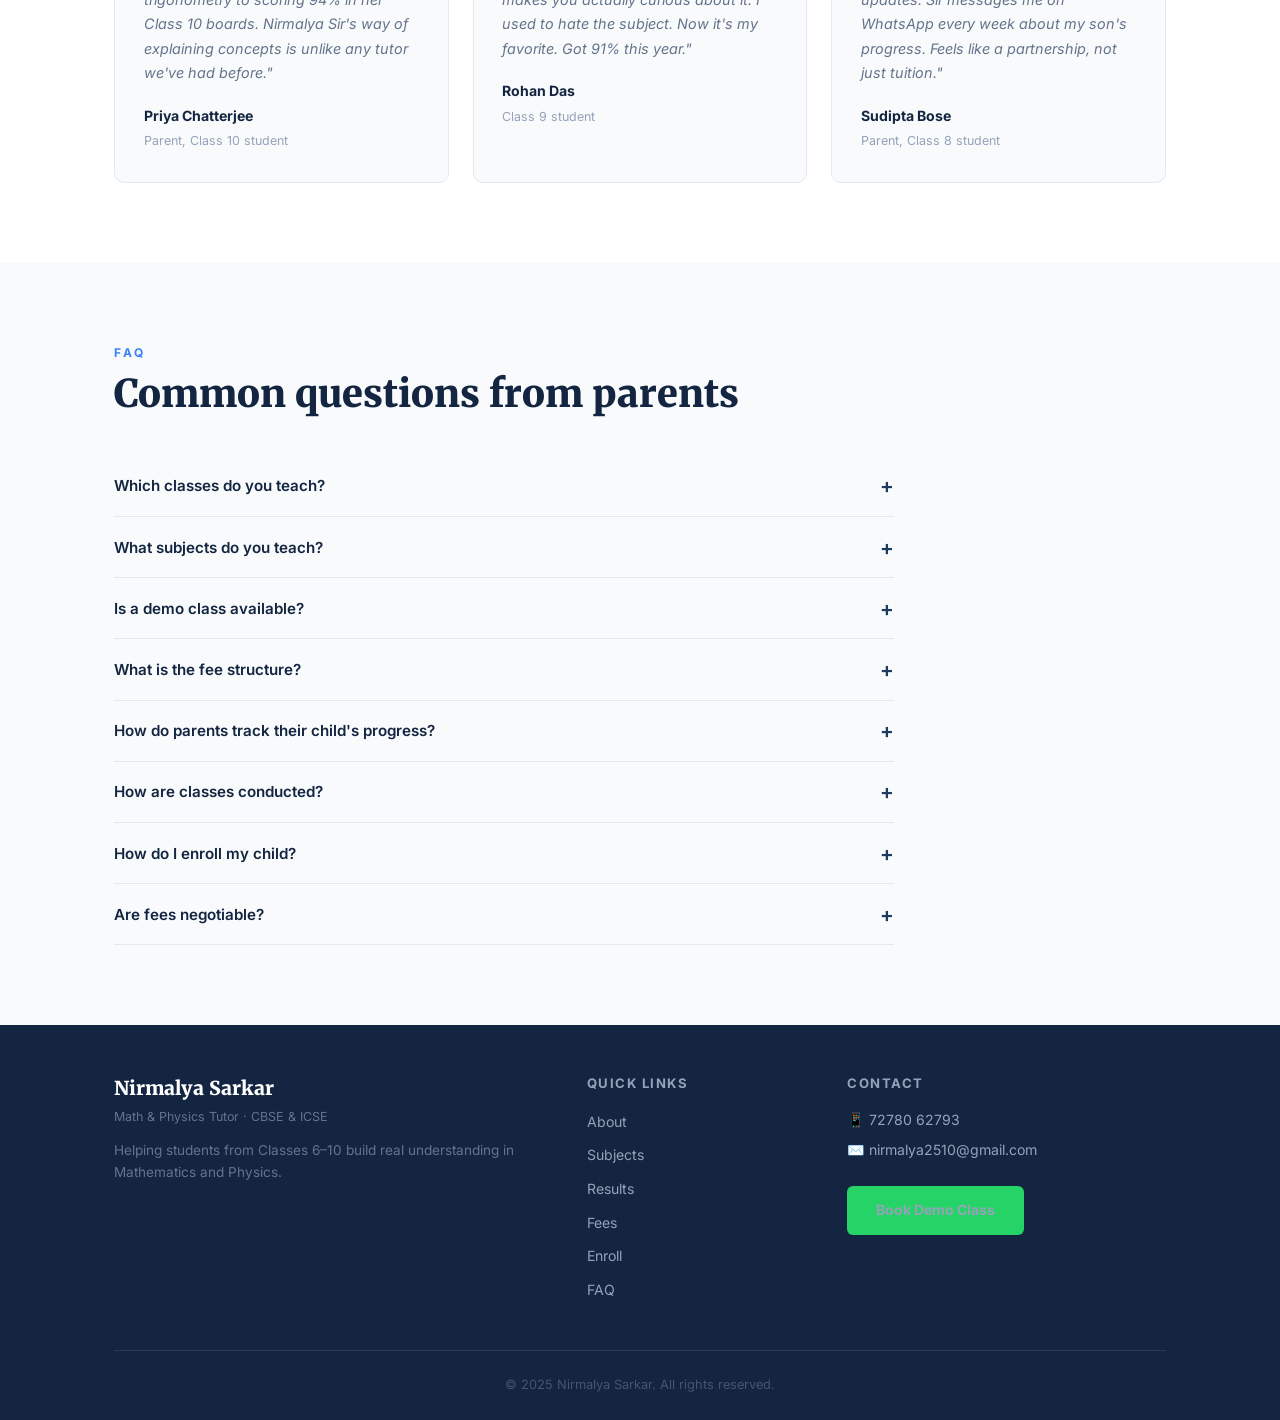
<file: nindex.html>
<!DOCTYPE html>
<html lang="en">
<head>
  <meta charset="UTF-8" />
  <meta name="viewport" content="width=device-width, initial-scale=1.0" />
  <title>Nirmalya Sarkar — Math & Physics Tutor | CBSE & ICSE Classes 6–10, Kolkata</title>
  <meta name="description" content="Expert Math and Physics tuition for CBSE & ICSE students Classes 6–10. 75% of students scored 90%+ in 2025. B.Tech Engineer with 9+ years experience. Book a free demo class today." />
  <meta name="keywords" content="math tutor kolkata, physics tutor, CBSE tuition, ICSE tuition, class 6 7 8 9 10 tutor, nirmalya sarkar" />
  <meta name="author" content="Nirmalya Sarkar" />
  <!-- Open Graph -->
  <meta property="og:title" content="Nirmalya Sarkar — Math & Physics Tutor" />
  <meta property="og:description" content="75% of students scored 90%+ in 2025. Expert CBSE & ICSE tuition, Classes 6–10." />
  <meta property="og:type" content="website" />
  <meta property="og:url" content="https://yourusername.github.io/nirmalya-tutor/" />
  <!-- Structured Data -->
  <script type="application/ld+json">
  {
    "@context": "https://schema.org",
    "@type": "EducationalOrganization",
    "name": "Nirmalya Sarkar Tuitions",
    "description": "Expert Math and Physics tuition for CBSE & ICSE students Classes 6–10",
    "telephone": "+917278062793",
    "email": "nirmalya2510@gmail.com",
    "address": { "@type": "PostalAddress", "addressLocality": "Kolkata", "addressRegion": "West Bengal", "addressCountry": "IN" }
  }
  </script>
  <link rel="preconnect" href="https://fonts.googleapis.com" />
  <link href="https://fonts.googleapis.com/css2?family=Merriweather:wght@700;900&family=Inter:wght@400;500;600;700&display=swap" rel="stylesheet" />
  <link rel="stylesheet" href="style.css" />
</head>
<body>

  <!-- FLOATING WHATSAPP -->
  <a href="https://wa.me/917278062793?text=Hi%20Nirmalya%20Sir%2C%20I%20want%20to%20enroll%20my%20child%20for%20tuition." class="whatsapp-float" target="_blank" aria-label="Chat on WhatsApp">
    <svg viewBox="0 0 24 24" fill="currentColor"><path d="M17.472 14.382c-.297-.149-1.758-.867-2.03-.967-.273-.099-.471-.148-.67.15-.197.297-.767.966-.94 1.164-.173.199-.347.223-.644.075-.297-.15-1.255-.463-2.39-1.475-.883-.788-1.48-1.761-1.653-2.059-.173-.297-.018-.458.13-.606.134-.133.298-.347.446-.52.149-.174.198-.298.298-.497.099-.198.05-.371-.025-.52-.075-.149-.669-1.612-.916-2.207-.242-.579-.487-.5-.669-.51-.173-.008-.371-.01-.57-.01-.198 0-.52.074-.792.372-.272.297-1.04 1.016-1.04 2.479 0 1.462 1.065 2.875 1.213 3.074.149.198 2.096 3.2 5.077 4.487.709.306 1.262.489 1.694.625.712.227 1.36.195 1.871.118.571-.085 1.758-.719 2.006-1.413.248-.694.248-1.289.173-1.413-.074-.124-.272-.198-.57-.347m-5.421 7.403h-.004a9.87 9.87 0 01-5.031-1.378l-.361-.214-3.741.982.998-3.648-.235-.374a9.86 9.86 0 01-1.51-5.26c.001-5.45 4.436-9.884 9.888-9.884 2.64 0 5.122 1.03 6.988 2.898a9.825 9.825 0 012.893 6.994c-.003 5.45-4.437 9.884-9.885 9.884m8.413-18.297A11.815 11.815 0 0012.05 0C5.495 0 .16 5.335.157 11.892c0 2.096.547 4.142 1.588 5.945L.057 24l6.305-1.654a11.882 11.882 0 005.683 1.448h.005c6.554 0 11.89-5.335 11.893-11.893a11.821 11.821 0 00-3.48-8.413z"/></svg>
  </a>

  <!-- NAV -->
  <nav id="navbar">
    <div class="nav-inner">
      <div class="nav-brand">
        <span class="brand-name">Nirmalya Sarkar</span>
        <span class="brand-sub">Math & Physics Tutor</span>
      </div>
      <button class="nav-toggle" id="navToggle" aria-label="Toggle menu">
        <span></span><span></span><span></span>
      </button>
      <ul class="nav-links" id="navLinks">
        <li><a href="#about">About</a></li>
        <li><a href="#subjects">Subjects</a></li>
        <li><a href="#results">Results</a></li>
        <li><a href="#fees">Fees</a></li>
        <li><a href="#schedule">Schedule</a></li>
        <li><a href="#enroll">Enroll</a></li>
        <li><a href="https://wa.me/917278062793" class="nav-wa" target="_blank">WhatsApp</a></li>
      </ul>
    </div>
  </nav>

  <!-- HERO -->
  <section class="hero" id="home">
    <div class="hero-bg-text" aria-hidden="true">90%</div>
    <div class="container">
      <div class="hero-content">
        <div class="hero-badge">🏆 75% of students scored 90%+ in 2025</div>
        <h1>Helping CBSE &amp; ICSE Students Master<br /><em>Mathematics and Physics</em></h1>
        <p class="hero-sub">Through concept-based learning that builds real understanding — not just exam scores.</p>
        <div class="hero-meta">
          <span>B.Tech Mechanical Engineer</span>
          <span>9+ Years Experience</span>
          <span>Classes 6–10</span>
        </div>
        <div class="hero-btns">
          <a href="#enroll" class="btn-primary">Book Free Demo Class</a>
          <a href="https://wa.me/917278062793?text=Hi%20Nirmalya%20Sir%2C%20I%20want%20to%20book%20a%20free%20demo%20class." class="btn-wa" target="_blank">
            <svg viewBox="0 0 24 24" fill="currentColor" width="18"><path d="M17.472 14.382c-.297-.149-1.758-.867-2.03-.967-.273-.099-.471-.148-.67.15-.197.297-.767.966-.94 1.164-.173.199-.347.223-.644.075-.297-.15-1.255-.463-2.39-1.475-.883-.788-1.48-1.761-1.653-2.059-.173-.297-.018-.458.13-.606.134-.133.298-.347.446-.52.149-.174.198-.298.298-.497.099-.198.05-.371-.025-.52-.075-.149-.669-1.612-.916-2.207-.242-.579-.487-.5-.669-.51-.173-.008-.371-.01-.57-.01-.198 0-.52.074-.792.372-.272.297-1.04 1.016-1.04 2.479 0 1.462 1.065 2.875 1.213 3.074.149.198 2.096 3.2 5.077 4.487.709.306 1.262.489 1.694.625.712.227 1.36.195 1.871.118.571-.085 1.758-.719 2.006-1.413.248-.694.248-1.289.173-1.413-.074-.124-.272-.198-.57-.347m-5.421 7.403h-.004a9.87 9.87 0 01-5.031-1.378l-.361-.214-3.741.982.998-3.648-.235-.374a9.86 9.86 0 01-1.51-5.26c.001-5.45 4.436-9.884 9.888-9.884 2.64 0 5.122 1.03 6.988 2.898a9.825 9.825 0 012.893 6.994c-.003 5.45-4.437 9.884-9.885 9.884m8.413-18.297A11.815 11.815 0 0012.05 0C5.495 0 .16 5.335.157 11.892c0 2.096.547 4.142 1.588 5.945L.057 24l6.305-1.654a11.882 11.882 0 005.683 1.448h.005c6.554 0 11.89-5.335 11.893-11.893a11.821 11.821 0 00-3.48-8.413z"/></svg>
            WhatsApp Now
          </a>
        </div>
      </div>
      <div class="hero-card">
        <div class="hero-photo-wrap">
          <div class="hero-photo-placeholder">
            <!-- Replace with: <img src="photo.jpg" alt="Nirmalya Sarkar"> -->
            <div class="photo-initials">NS</div>
          </div>
        </div>
        <div class="hero-stat-grid">
          <div class="hero-stat"><span class="hs-num">75%</span><span class="hs-label">Scored 90%+<br/>in 2025</span></div>
          <div class="hero-stat"><span class="hs-num">9+</span><span class="hs-label">Years<br/>Experience</span></div>
          <div class="hero-stat"><span class="hs-num">6–10</span><span class="hs-label">Classes<br/>Taught</span></div>
          <div class="hero-stat"><span class="hs-num">Free</span><span class="hs-label">Demo<br/>Class</span></div>
        </div>
      </div>
    </div>
  </section>

  <!-- ABOUT -->
  <section class="section about-sec" id="about">
    <div class="container">
      <div class="section-label">About</div>
      <h2 class="section-title">The story behind the teaching</h2>
      <div class="about-grid">
        <div class="about-text">
          <p>Teaching has been a part of my life since my college days. While pursuing my B.Tech in Mechanical Engineering, I started helping classmates and discovered that explaining things clearly was something I genuinely loved.</p>
          <p>After graduation, I spent nine years building a professional career — including more than two years in the EdTech industry — while continuing to mentor students on the side. In 2022, I made the decision to teach full-time.</p>
          <p>Today, I work with students from Classes 6 to 10 in Mathematics and Physics. My approach is straightforward: build the foundations right, make concepts genuinely clear, and results follow.</p>
          <div class="result-banner">
            <span class="rb-num">75%</span>
            <span class="rb-text">of my students scored 90% or above in their 2025 examinations</span>
          </div>
        </div>
        <div class="about-quals">
          <h3>Qualifications &amp; Experience</h3>
          <ul class="qual-list">
            <li><span class="ql-icon">🎓</span><div><strong>B.Tech, Mechanical Engineering</strong><span>Strong analytical foundation in science and math</span></div></li>
            <li><span class="ql-icon">💼</span><div><strong>9 Years Professional Experience</strong><span>Industry discipline applied to teaching</span></div></li>
            <li><span class="ql-icon">📱</span><div><strong>2+ Years in EdTech</strong><span>Modern, student-centered teaching methods</span></div></li>
            <li><span class="ql-icon">📅</span><div><strong>Full-Time Educator Since 2022</strong><span>100% dedicated to student success</span></div></li>
          </ul>
        </div>
      </div>
    </div>
  </section>

  <!-- WHY CHOOSE -->
  <section class="section why-sec">
    <div class="container">
      <div class="section-label">Why Parents Choose Me</div>
      <h2 class="section-title">What makes the difference</h2>
      <div class="why-grid">
        <div class="why-card"><div class="why-icon">🧠</div><h3>Concept-Based Teaching</h3><p>No rote learning. Every topic is explained until the student genuinely understands the why, not just the how.</p></div>
        <div class="why-card"><div class="why-icon">👤</div><h3>Personalized Attention</h3><p>Small batches mean every student's pace, gaps, and strengths get individual focus — not a one-size lecture.</p></div>
        <div class="why-card"><div class="why-icon">📊</div><h3>Regular Assessments</h3><p>Frequent tests, tracked progress, and honest feedback so parents always know exactly where their child stands.</p></div>
        <div class="why-card"><div class="why-icon">📞</div><h3>Parent Communication</h3><p>Regular updates over WhatsApp. You won't need to ask — I'll tell you how your child is progressing.</p></div>
        <div class="why-card"><div class="why-icon">🏆</div><h3>Proven Results</h3><p>75% of students scored 90%+ in 2025 board and school exams. The numbers speak for themselves.</p></div>
        <div class="why-card"><div class="why-icon">⚙️</div><h3>Engineering Mindset</h3><p>A B.Tech background means I teach problem-solving systematically — step by step, no shortcuts.</p></div>
      </div>
    </div>
  </section>

  <!-- SUBJECTS -->
  <section class="section subjects-sec" id="subjects">
    <div class="container">
      <div class="section-label">Subjects Offered</div>
      <h2 class="section-title">Mathematics &amp; Physics</h2>
      <p class="section-sub">For CBSE and ICSE students, Classes 6 to 10</p>
      <div class="subjects-grid">
        <div class="subject-card math-card">
          <div class="subj-icon">∑</div>
          <h3>Mathematics</h3>
          <ul>
            <li>Strong Fundamentals</li>
            <li>Problem Solving Techniques</li>
            <li>Speed &amp; Accuracy Training</li>
            <li>Board Exam Preparation</li>
          </ul>
          <div class="subj-boards"><span>CBSE</span><span>ICSE</span></div>
        </div>
        <div class="subject-card phy-card">
          <div class="subj-icon">φ</div>
          <h3>Physics</h3>
          <ul>
            <li>Deep Concept Clarity</li>
            <li>Numerical Problem Solving</li>
            <li>Real-Life Applications</li>
            <li>Board Exam Preparation</li>
          </ul>
          <div class="subj-boards"><span>CBSE</span><span>ICSE</span></div>
        </div>
      </div>
      <div class="classes-row">
        <div class="classes-label">Classes Taught:</div>
        <div class="class-pills">
          <span>Class 6</span><span>Class 7</span><span>Class 8</span><span>Class 9</span><span>Class 10</span>
        </div>
      </div>
    </div>
  </section>

  <!-- RESULTS -->
  <section class="section results-sec" id="results">
    <div class="container">
      <div class="section-label" style="color:#93c5fd">Results</div>
      <h2 class="section-title" style="color:#fff">Numbers that matter to parents</h2>
      <div class="results-grid">
        <div class="result-card big-card">
          <div class="rc-num">75%</div>
          <div class="rc-label">of students scored 90% or above in their 2025 examinations</div>
        </div>
        <div class="result-card">
          <div class="rc-num">9+</div>
          <div class="rc-label">Years of professional &amp; teaching experience</div>
        </div>
        <div class="result-card">
          <div class="rc-num">2022</div>
          <div class="rc-label">Full-time educator since — 100% dedicated</div>
        </div>
        <div class="result-card">
          <div class="rc-num">2+</div>
          <div class="rc-label">Years in EdTech — modern methods applied</div>
        </div>
      </div>
    </div>
  </section>

  <!-- FEES -->
  <section class="section fees-sec" id="fees">
    <div class="container">
      <div class="section-label">Fee Structure</div>
      <h2 class="section-title">Simple, transparent pricing</h2>
      <div class="fees-grid">
        <div class="fee-card demo-card">
          <div class="fee-badge">Start here</div>
          <div class="fee-icon">🎯</div>
          <h3>Demo Class</h3>
          <div class="fee-price">Free</div>
          <p>30 minutes. No obligation. See the teaching style before deciding.</p>
          <a href="#enroll" class="btn-primary">Book Demo</a>
        </div>
        <div class="fee-card main-card">
          <div class="fee-badge highlight-badge">Per Class</div>
          <div class="fee-icon">📚</div>
          <h3>Regular Classes</h3>
          <div class="fee-price">₹1,000 <span>/class</span></div>
          <ul>
            <li>1.5 hours per session</li>
            <li>Monday to Saturday</li>
            <li>2:30 PM – 8:00 PM</li>
            <li>CBSE &amp; ICSE</li>
            <li>WhatsApp support included</li>
          </ul>
          <div class="fee-note">Fees are negotiable based on requirements. Contact to discuss.</div>
          <a href="https://wa.me/917278062793?text=Hi%20Nirmalya%20Sir%2C%20I%20want%20to%20discuss%20fees%20for%20my%20child." class="btn-wa" target="_blank">Discuss Fees</a>
        </div>
      </div>
    </div>
  </section>

  <!-- SCHEDULE CALCULATOR -->
  <section class="section schedule-sec" id="schedule">
    <div class="container">
      <div class="section-label">Monthly Scheduling</div>
      <h2 class="section-title">Pick your class days &amp; see the fee</h2>
      <p class="section-sub">Select days that work for your child. Fee is calculated automatically.</p>
      <div class="schedule-wrap">
        <div class="schedule-days">
          <h3>Choose days per week</h3>
          <div class="day-options">
            <label class="day-opt"><input type="checkbox" value="Mon" onchange="calcFee()"> Monday</label>
            <label class="day-opt"><input type="checkbox" value="Tue" onchange="calcFee()"> Tuesday</label>
            <label class="day-opt"><input type="checkbox" value="Wed" onchange="calcFee()"> Wednesday</label>
            <label class="day-opt"><input type="checkbox" value="Thu" onchange="calcFee()"> Thursday</label>
            <label class="day-opt"><input type="checkbox" value="Fri" onchange="calcFee()"> Friday</label>
            <label class="day-opt"><input type="checkbox" value="Sat" onchange="calcFee()"> Saturday</label>
          </div>
          <div class="slot-info">
            <p>⏰ Time: 2:30 PM – 8:00 PM &nbsp;|&nbsp; ⌛ Duration: 1.5 hours per class</p>
          </div>
          <div class="preset-schedules">
            <h4>Popular schedules</h4>
            <button class="preset-btn" onclick="setPreset(['Mon','Wed','Fri'])">Mon, Wed, Fri</button>
            <button class="preset-btn" onclick="setPreset(['Tue','Thu'])">Tue &amp; Thu</button>
            <button class="preset-btn" onclick="setPreset(['Sat'])">Saturday only</button>
            <button class="preset-btn" onclick="setPreset(['Mon','Tue','Wed','Thu','Fri','Sat'])">All 6 days</button>
          </div>
        </div>
        <div class="fee-summary" id="feeSummary">
          <h3>Monthly Fee Estimate</h3>
          <div class="fs-row"><span>Days per week</span><span id="daysCount">0</span></div>
          <div class="fs-row"><span>Classes per month (~4 weeks)</span><span id="classCount">0</span></div>
          <div class="fs-row"><span>Fee per class</span><span>₹1,000</span></div>
          <div class="fs-divider"></div>
          <div class="fs-total"><span>Estimated Monthly Fee</span><span id="totalFee">₹0</span></div>
          <div class="fs-note">*Approximate. Actual may vary based on month. Fees are negotiable.</div>
          <a href="#enroll" class="btn-primary" style="display:block;text-align:center;margin-top:1.2rem;">Enroll Now</a>
        </div>
      </div>
    </div>
  </section>

  <!-- PAYMENT -->
  <section class="section payment-sec" id="payment">
    <div class="container">
      <div class="section-label">Payment</div>
      <h2 class="section-title">Pay via UPI</h2>
      <div class="payment-wrap">
        <div class="payment-qr">
          <!-- 
            REPLACE THIS BLOCK with Nirmalya's actual GPay QR:
            Save QR image as "qr.png" in same folder and use:
            <img src="qr.png" alt="UPI QR Code" style="width:200px;height:200px">
          -->
          <div class="qr-placeholder-box">
            <div class="qr-inner-placeholder">QR Code<br/><small>Add qr.png here</small></div>
          </div>
          <div class="upi-id">UPI ID: <strong>your-upi@bank</strong></div>
          <div class="upi-note">Update UPI ID in index.html</div>
        </div>
        <div class="payment-steps">
          <h3>How to pay</h3>
          <div class="pay-step"><span>1</span><div><strong>Scan QR or use UPI ID</strong><p>Open any UPI app — GPay, PhonePe, Paytm — and scan.</p></div></div>
          <div class="pay-step"><span>2</span><div><strong>Pay the agreed amount</strong><p>Based on the classes you've selected per month.</p></div></div>
          <div class="pay-step"><span>3</span><div><strong>Send screenshot to Nirmalya Sir</strong><p>WhatsApp the payment confirmation to confirm your booking.</p></div></div>
          <div class="pay-step"><span>4</span><div><strong>Classes confirmed</strong><p>Nirmalya Sir confirms your slot and adds it to the calendar.</p></div></div>
          <a href="https://wa.me/917278062793?text=Hi%20Nirmalya%20Sir%2C%20I%20have%20completed%20the%20payment.%20Please%20confirm%20my%20classes." class="btn-wa" target="_blank" style="margin-top:1rem;display:inline-flex">Send Payment Confirmation</a>
        </div>
      </div>
    </div>
  </section>

  <!-- GOOGLE CALENDAR -->
  <section class="section cal-sec">
    <div class="container">
      <div class="section-label">Live Schedule</div>
      <h2 class="section-title">Nirmalya Sir's availability</h2>
      <div class="cal-setup-note">
        <strong>📅 Setup required:</strong> Replace the Calendar embed URL below with Nirmalya Sir's actual Google Calendar public embed link. See SETUP-GUIDE.txt for exact steps.
      </div>
      <div class="cal-wrap">
        <!--
          REPLACE src below with Nirmalya's Google Calendar embed URL.
          Steps: calendar.google.com → Settings → [Calendar] → Integrate calendar → Copy embed URL
          Make sure calendar is set to "Public" first.
        -->
        <iframe
          src="https://calendar.google.com/calendar/embed?src=REPLACE_WITH_NIRMALYA_CALENDAR_ID%40gmail.com&ctz=Asia%2FKolkata&mode=WEEK&showTitle=0&showNav=1&showPrint=0&showCalendars=0"
          title="Nirmalya Sir's Class Schedule"
          frameborder="0"
          scrolling="no"
          style="width:100%;height:550px;border:none;">
        </iframe>
      </div>
    </div>
  </section>

  <!-- ENROLLMENT FORM -->
  <section class="section enroll-sec" id="enroll">
    <div class="container">
      <div class="section-label">Enrollment</div>
      <h2 class="section-title">Book your child's free demo class</h2>
      <p class="section-sub">Fill this form and Nirmalya Sir will contact you within a few hours.</p>
      <div class="enroll-wrap">
        <form class="enroll-form" id="enrollForm" novalidate>
          <div class="form-row">
            <div class="form-group">
              <label for="parentName">Parent Name *</label>
              <input type="text" id="parentName" name="parentName" placeholder="Your full name" required />
              <span class="err" id="err-parentName"></span>
            </div>
            <div class="form-group">
              <label for="parentMobile">Parent Mobile *</label>
              <input type="tel" id="parentMobile" name="parentMobile" placeholder="10-digit mobile number" maxlength="10" required />
              <span class="err" id="err-parentMobile"></span>
            </div>
          </div>
          <div class="form-group">
            <label for="parentEmail">Parent Email</label>
            <input type="email" id="parentEmail" name="parentEmail" placeholder="your@email.com" />
          </div>
          <div class="form-row">
            <div class="form-group">
              <label for="studentName">Student Name *</label>
              <input type="text" id="studentName" name="studentName" placeholder="Child's full name" required />
              <span class="err" id="err-studentName"></span>
            </div>
            <div class="form-group">
              <label for="studentAge">Student Age *</label>
              <input type="number" id="studentAge" name="studentAge" placeholder="Age" min="9" max="18" required />
              <span class="err" id="err-studentAge"></span>
            </div>
          </div>
          <div class="form-row">
            <div class="form-group">
              <label for="studentClass">Class *</label>
              <select id="studentClass" name="studentClass" required>
                <option value="">Select class</option>
                <option>Class 6</option><option>Class 7</option><option>Class 8</option>
                <option>Class 9</option><option>Class 10</option>
              </select>
              <span class="err" id="err-studentClass"></span>
            </div>
            <div class="form-group">
              <label for="board">Board *</label>
              <select id="board" name="board" required>
                <option value="">Select board</option>
                <option>CBSE</option><option>ICSE</option>
              </select>
              <span class="err" id="err-board"></span>
            </div>
          </div>
          <div class="form-row">
            <div class="form-group">
              <label for="school">School Name *</label>
              <input type="text" id="school" name="school" placeholder="Child's school name" required />
              <span class="err" id="err-school"></span>
            </div>
            <div class="form-group">
              <label for="subject">Subject Required *</label>
              <select id="subject" name="subject" required>
                <option value="">Select subject</option>
                <option>Mathematics</option><option>Physics</option><option>Both (Math + Physics)</option>
              </select>
              <span class="err" id="err-subject"></span>
            </div>
          </div>
          <div class="form-group">
            <label for="timeSlot">Preferred Time Slot *</label>
            <select id="timeSlot" name="timeSlot" required>
              <option value="">Select time</option>
              <option>2:30 PM – 4:00 PM</option>
              <option>4:00 PM – 5:30 PM</option>
              <option>5:30 PM – 7:00 PM</option>
              <option>6:30 PM – 8:00 PM</option>
            </select>
            <span class="err" id="err-timeSlot"></span>
          </div>
          <div class="form-group">
            <label for="notes">Additional Notes (optional)</label>
            <textarea id="notes" name="notes" rows="3" placeholder="Any specific needs, weak areas, or questions..."></textarea>
          </div>
          <button type="submit" class="btn-submit" id="submitBtn">Send Enrollment Request via WhatsApp</button>
          <div class="form-success" id="formSuccess" style="display:none">
            ✅ Opening WhatsApp... Nirmalya Sir will confirm your demo class shortly!
          </div>
        </form>
        <div class="enroll-info">
          <h3>What happens after you submit</h3>
          <div class="ei-step"><span>📲</span><p>Your details are sent to Nirmalya Sir via WhatsApp</p></div>
          <div class="ei-step"><span>⏱️</span><p>He responds within a few hours to confirm your demo slot</p></div>
          <div class="ei-step"><span>📅</span><p>Demo class is scheduled — 30 minutes, completely free</p></div>
          <div class="ei-step"><span>✅</span><p>After the demo, decide to enroll with no pressure</p></div>
          <div class="contact-box">
            <h4>Prefer to call or message directly?</h4>
            <a href="https://wa.me/917278062793" target="_blank" class="contact-link">📱 WhatsApp: 72780 62793</a>
            <a href="mailto:nirmalya2510@gmail.com" class="contact-link">✉️ nirmalya2510@gmail.com</a>
          </div>
        </div>
      </div>
    </div>
  </section>

  <!-- TESTIMONIALS -->
  <section class="section testi-sec" id="testimonials">
    <div class="container">
      <div class="section-label">Testimonials</div>
      <h2 class="section-title">What parents &amp; students say</h2>
      <div class="testi-grid">
        <div class="testi-card">
          <div class="testi-stars">★★★★★</div>
          <p>"My daughter went from struggling with trigonometry to scoring 94% in her Class 10 boards. Nirmalya Sir's way of explaining concepts is unlike any tutor we've had before."</p>
          <div class="testi-author"><strong>Priya Chatterjee</strong><span>Parent, Class 10 student</span></div>
        </div>
        <div class="testi-card">
          <div class="testi-stars">★★★★★</div>
          <p>"Sir explains Physics in a way that makes you actually curious about it. I used to hate the subject. Now it's my favorite. Got 91% this year."</p>
          <div class="testi-author"><strong>Rohan Das</strong><span>Class 9 student</span></div>
        </div>
        <div class="testi-card">
          <div class="testi-stars">★★★★★</div>
          <p>"What I appreciate most is the regular updates. Sir messages me on WhatsApp every week about my son's progress. Feels like a partnership, not just tuition."</p>
          <div class="testi-author"><strong>Sudipta Bose</strong><span>Parent, Class 8 student</span></div>
        </div>
      </div>
    </div>
  </section>

  <!-- FAQ -->
  <section class="section faq-sec" id="faq">
    <div class="container">
      <div class="section-label">FAQ</div>
      <h2 class="section-title">Common questions from parents</h2>
      <div class="faq-list">
        <div class="faq-item"><button class="faq-q" onclick="toggleFaq(this)">Which classes do you teach? <span>+</span></button><div class="faq-a"><p>Classes 6 to 10 — across both CBSE and ICSE boards.</p></div></div>
        <div class="faq-item"><button class="faq-q" onclick="toggleFaq(this)">What subjects do you teach? <span>+</span></button><div class="faq-a"><p>Mathematics and Physics. Students can enroll for one or both subjects.</p></div></div>
        <div class="faq-item"><button class="faq-q" onclick="toggleFaq(this)">Is a demo class available? <span>+</span></button><div class="faq-a"><p>Yes. A free 30-minute demo class is available for all new students. Use the enrollment form above to book one.</p></div></div>
        <div class="faq-item"><button class="faq-q" onclick="toggleFaq(this)">What is the fee structure? <span>+</span></button><div class="faq-a"><p>₹1,000 per class, with each session lasting 1.5 hours. Fees are negotiable based on the number of subjects and frequency. Contact directly to discuss.</p></div></div>
        <div class="faq-item"><button class="faq-q" onclick="toggleFaq(this)">How do parents track their child's progress? <span>+</span></button><div class="faq-a"><p>Through regular WhatsApp updates, periodic assessments, and test scores shared with parents after each evaluation.</p></div></div>
        <div class="faq-item"><button class="faq-q" onclick="toggleFaq(this)">How are classes conducted? <span>+</span></button><div class="faq-a"><p>Classes are conducted in-person. Teaching days are Monday to Saturday, between 2:30 PM and 8:00 PM. Each session is 1.5 hours.</p></div></div>
        <div class="faq-item"><button class="faq-q" onclick="toggleFaq(this)">How do I enroll my child? <span>+</span></button><div class="faq-a"><p>Fill the enrollment form on this page, or WhatsApp directly at 7278062793. A free demo class will be scheduled first.</p></div></div>
        <div class="faq-item"><button class="faq-q" onclick="toggleFaq(this)">Are fees negotiable? <span>+</span></button><div class="faq-a"><p>Yes, fees can be discussed based on the number of subjects, frequency of classes, and specific requirements. Please WhatsApp to discuss.</p></div></div>
      </div>
    </div>
  </section>

  <!-- FOOTER -->
  <footer>
    <div class="container">
      <div class="footer-grid">
        <div class="footer-brand">
          <div class="fb-name">Nirmalya Sarkar</div>
          <div class="fb-sub">Math &amp; Physics Tutor · CBSE &amp; ICSE</div>
          <p>Helping students from Classes 6–10 build real understanding in Mathematics and Physics.</p>
        </div>
        <div class="footer-links">
          <h4>Quick Links</h4>
          <ul>
            <li><a href="#about">About</a></li>
            <li><a href="#subjects">Subjects</a></li>
            <li><a href="#results">Results</a></li>
            <li><a href="#fees">Fees</a></li>
            <li><a href="#enroll">Enroll</a></li>
            <li><a href="#faq">FAQ</a></li>
          </ul>
        </div>
        <div class="footer-contact">
          <h4>Contact</h4>
          <a href="https://wa.me/917278062793" target="_blank">📱 72780 62793</a>
          <a href="mailto:nirmalya2510@gmail.com">✉️ nirmalya2510@gmail.com</a>
          <a href="https://wa.me/917278062793?text=Hi%20Nirmalya%20Sir%2C%20I%20want%20to%20book%20a%20free%20demo%20class." target="_blank" class="btn-wa" style="margin-top:1rem;display:inline-flex">Book Demo Class</a>
        </div>
      </div>
      <div class="footer-bottom">
        <p>© 2025 Nirmalya Sarkar. All rights reserved.</p>
      </div>
    </div>
  </footer>

  <script src="script.js"></script>
</body>
</html>
</file>
<file: style.css>
/* ============================================
   NIRMALYA SARKAR — TUITION WEBSITE
   Style: Professional, trustworthy, parent-focused
   Palette: Deep Navy, White, Sky Blue accent
   Fonts: Merriweather (display) + Inter (body)
   ============================================ */

*, *::before, *::after { box-sizing: border-box; margin: 0; padding: 0; }

:root {
  --navy:      #1e3a5f;
  --navy-dark: #132540;
  --navy-mid:  #2a4f82;
  --blue:      #3b82f6;
  --blue-light:#dbeafe;
  --white:     #ffffff;
  --off-white: #f8fafc;
  --grey-light:#f1f5f9;
  --grey-mid:  #94a3b8;
  --grey-dark: #475569;
  --text:      #1e293b;
  --text-sub:  #64748b;
  --green:     #25d366;
  --border:    #e2e8f0;
  --shadow:    0 4px 24px rgba(30,58,95,0.10);
  --shadow-lg: 0 8px 40px rgba(30,58,95,0.16);
}

html { scroll-behavior: smooth; font-size: 16px; }
body { background: var(--white); color: var(--text); font-family: 'Inter', sans-serif; line-height: 1.6; }

/* UTILITIES */
.container { max-width: 1100px; margin: 0 auto; padding: 0 1.5rem; }
.section { padding: 5rem 0; }
.section-label { font-size: 0.75rem; font-weight: 700; letter-spacing: 3px; text-transform: uppercase; color: var(--blue); margin-bottom: 0.5rem; }
.section-title { font-family: 'Merriweather', serif; font-size: clamp(1.7rem, 3.5vw, 2.4rem); font-weight: 900; color: var(--navy-dark); line-height: 1.2; margin-bottom: 1rem; }
.section-sub { color: var(--text-sub); font-size: 1rem; max-width: 580px; margin-bottom: 2.5rem; }

/* BUTTONS */
.btn-primary {
  display: inline-block; background: var(--navy); color: var(--white);
  padding: 0.85rem 1.8rem; font-weight: 700; font-size: 0.95rem;
  border-radius: 6px; text-decoration: none; border: none; cursor: pointer;
  transition: background 0.2s, transform 0.15s;
}
.btn-primary:hover { background: var(--navy-mid); transform: translateY(-1px); }

.btn-wa {
  display: inline-flex; align-items: center; gap: 0.5rem;
  background: var(--green); color: var(--white);
  padding: 0.85rem 1.8rem; font-weight: 700; font-size: 0.95rem;
  border-radius: 6px; text-decoration: none;
  transition: background 0.2s, transform 0.15s;
}
.btn-wa:hover { background: #1fb855; transform: translateY(-1px); }
.btn-wa svg { width: 18px; height: 18px; }

/* FLOATING WHATSAPP */
.whatsapp-float {
  position: fixed; bottom: 1.5rem; right: 1.5rem; z-index: 999;
  background: var(--green); color: var(--white);
  width: 56px; height: 56px; border-radius: 50%;
  display: flex; align-items: center; justify-content: center;
  box-shadow: 0 4px 20px rgba(37,211,102,0.4);
  transition: transform 0.2s, box-shadow 0.2s;
}
.whatsapp-float svg { width: 28px; height: 28px; }
.whatsapp-float:hover { transform: scale(1.1); box-shadow: 0 6px 28px rgba(37,211,102,0.5); }

/* NAV */
#navbar {
  position: sticky; top: 0; z-index: 100;
  background: var(--white); border-bottom: 1px solid var(--border);
  box-shadow: 0 1px 8px rgba(0,0,0,0.06);
}
.nav-inner {
  max-width: 1100px; margin: 0 auto; padding: 0 1.5rem;
  display: flex; align-items: center; justify-content: space-between;
  height: 64px;
}
.nav-brand { display: flex; flex-direction: column; }
.brand-name { font-family: 'Merriweather', serif; font-weight: 900; font-size: 1rem; color: var(--navy-dark); line-height: 1.2; }
.brand-sub { font-size: 0.7rem; color: var(--grey-mid); }
.nav-links { display: flex; align-items: center; gap: 1.5rem; list-style: none; }
.nav-links a { color: var(--grey-dark); text-decoration: none; font-size: 0.88rem; font-weight: 500; transition: color 0.2s; }
.nav-links a:hover { color: var(--navy); }
.nav-wa { background: var(--green); color: var(--white) !important; padding: 0.4rem 0.9rem; border-radius: 4px; }
.nav-wa:hover { background: #1fb855; }
.nav-toggle { display: none; flex-direction: column; gap: 5px; background: none; border: none; cursor: pointer; padding: 4px; }
.nav-toggle span { display: block; width: 24px; height: 2px; background: var(--navy-dark); transition: all 0.3s; }

/* HERO */
.hero {
  background: linear-gradient(135deg, var(--navy-dark) 0%, var(--navy-mid) 100%);
  padding: 5rem 0 4rem; position: relative; overflow: hidden;
}
.hero-bg-text {
  position: absolute; right: -2rem; top: 50%; transform: translateY(-50%);
  font-family: 'Merriweather', serif; font-size: 20rem; font-weight: 900;
  color: rgba(255,255,255,0.04); line-height: 1; pointer-events: none; user-select: none;
}
.hero .container { display: grid; grid-template-columns: 1fr 380px; gap: 3rem; align-items: center; position: relative; }
.hero-badge {
  display: inline-block; background: #fbbf24; color: #78350f;
  font-weight: 700; font-size: 0.82rem; padding: 0.4rem 1rem;
  border-radius: 20px; margin-bottom: 1.5rem;
}
.hero h1 {
  font-family: 'Merriweather', serif; font-size: clamp(1.8rem, 3.5vw, 2.6rem);
  font-weight: 900; color: var(--white); line-height: 1.25; margin-bottom: 1rem;
}
.hero h1 em { color: #93c5fd; font-style: normal; }
.hero-sub { color: #cbd5e1; font-size: 1.05rem; max-width: 460px; margin-bottom: 1.5rem; }
.hero-meta { display: flex; flex-wrap: wrap; gap: 0.5rem; margin-bottom: 2rem; }
.hero-meta span {
  background: rgba(255,255,255,0.1); color: #e2e8f0;
  font-size: 0.8rem; padding: 0.3rem 0.8rem; border-radius: 20px; border: 1px solid rgba(255,255,255,0.15);
}
.hero-btns { display: flex; gap: 1rem; flex-wrap: wrap; }
.hero-card { background: rgba(255,255,255,0.08); border: 1px solid rgba(255,255,255,0.15); border-radius: 12px; padding: 2rem; backdrop-filter: blur(4px); }
.hero-photo-wrap { text-align: center; margin-bottom: 1.5rem; }
.hero-photo-placeholder {
  width: 100px; height: 100px; border-radius: 50%; margin: 0 auto;
  background: linear-gradient(135deg, #3b82f6, #1d4ed8);
  display: flex; align-items: center; justify-content: center;
  border: 3px solid rgba(255,255,255,0.3);
}
/* Replace with img tag — see index.html comment */
.photo-initials { font-family: 'Merriweather', serif; font-size: 2rem; font-weight: 900; color: white; }
.hero-stat-grid { display: grid; grid-template-columns: 1fr 1fr; gap: 1rem; }
.hero-stat { text-align: center; background: rgba(255,255,255,0.07); border-radius: 8px; padding: 1rem 0.5rem; }
.hs-num { display: block; font-family: 'Merriweather', serif; font-size: 1.6rem; font-weight: 900; color: #fbbf24; }
.hs-label { font-size: 0.72rem; color: #94a3b8; line-height: 1.3; }

/* ABOUT */
.about-sec { background: var(--off-white); }
.about-grid { display: grid; grid-template-columns: 1fr 1fr; gap: 3.5rem; margin-top: 2.5rem; align-items: start; }
.about-text p { color: var(--text-sub); line-height: 1.8; margin-bottom: 1rem; }
.result-banner {
  display: flex; align-items: center; gap: 1.2rem;
  background: var(--navy-dark); color: white; padding: 1.2rem 1.5rem;
  border-radius: 8px; margin-top: 1.5rem;
}
.rb-num { font-family: 'Merriweather', serif; font-size: 2.5rem; font-weight: 900; color: #fbbf24; flex-shrink: 0; }
.rb-text { font-size: 0.9rem; line-height: 1.5; }
.about-quals h3 { font-family: 'Merriweather', serif; font-size: 1.1rem; font-weight: 700; color: var(--navy-dark); margin-bottom: 1.2rem; }
.qual-list { list-style: none; }
.qual-list li { display: flex; gap: 1rem; align-items: flex-start; padding: 0.9rem 0; border-bottom: 1px solid var(--border); }
.qual-list li:last-child { border-bottom: none; }
.ql-icon { font-size: 1.3rem; flex-shrink: 0; margin-top: 2px; }
.qual-list strong { display: block; font-size: 0.95rem; color: var(--navy-dark); font-weight: 600; }
.qual-list span { font-size: 0.83rem; color: var(--text-sub); }

/* WHY */
.why-sec { background: var(--white); }
.why-grid { display: grid; grid-template-columns: repeat(3, 1fr); gap: 1.5rem; margin-top: 2.5rem; }
.why-card {
  background: var(--off-white); border: 1px solid var(--border);
  border-radius: 10px; padding: 1.8rem; transition: box-shadow 0.2s, transform 0.2s;
}
.why-card:hover { box-shadow: var(--shadow); transform: translateY(-2px); }
.why-icon { font-size: 1.8rem; margin-bottom: 0.8rem; }
.why-card h3 { font-weight: 700; font-size: 0.95rem; color: var(--navy-dark); margin-bottom: 0.5rem; }
.why-card p { font-size: 0.87rem; color: var(--text-sub); line-height: 1.6; }

/* SUBJECTS */
.subjects-sec { background: var(--navy-dark); }
.subjects-sec .section-label { color: #93c5fd; }
.subjects-sec .section-title, .subjects-sec .section-sub { color: var(--white); }
.subjects-sec .section-sub { color: #94a3b8; }
.subjects-grid { display: grid; grid-template-columns: 1fr 1fr; gap: 1.5rem; margin-top: 2.5rem; margin-bottom: 2rem; }
.subject-card {
  border-radius: 12px; padding: 2.5rem 2rem;
  border: 1px solid rgba(255,255,255,0.1);
}
.math-card { background: linear-gradient(135deg, #1e3a5f, #2a4f82); }
.phy-card { background: linear-gradient(135deg, #1e3a5f, #1e4d6e); }
.subj-icon { font-size: 3rem; font-family: 'Merriweather', serif; font-weight: 900; color: #fbbf24; margin-bottom: 0.8rem; }
.subject-card h3 { font-family: 'Merriweather', serif; font-size: 1.4rem; font-weight: 900; color: white; margin-bottom: 1rem; }
.subject-card ul { list-style: none; margin-bottom: 1.5rem; }
.subject-card ul li { padding: 0.4rem 0; border-bottom: 1px solid rgba(255,255,255,0.1); font-size: 0.9rem; color: #cbd5e1; }
.subject-card ul li::before { content: "→  "; color: #93c5fd; }
.subj-boards { display: flex; gap: 0.5rem; }
.subj-boards span { background: rgba(255,255,255,0.15); color: #e2e8f0; font-size: 0.78rem; font-weight: 600; padding: 0.25rem 0.7rem; border-radius: 12px; }
.classes-row { display: flex; align-items: center; gap: 1rem; flex-wrap: wrap; padding-top: 1rem; }
.classes-label { color: #94a3b8; font-size: 0.85rem; font-weight: 600; }
.class-pills { display: flex; gap: 0.5rem; flex-wrap: wrap; }
.class-pills span { background: rgba(255,255,255,0.1); border: 1px solid rgba(255,255,255,0.2); color: white; font-size: 0.82rem; font-weight: 600; padding: 0.3rem 0.8rem; border-radius: 20px; }

/* RESULTS */
.results-sec { background: var(--navy); }
.results-grid { display: grid; grid-template-columns: 2fr 1fr 1fr 1fr; gap: 1.5rem; margin-top: 2.5rem; }
.result-card {
  background: rgba(255,255,255,0.07); border: 1px solid rgba(255,255,255,0.12);
  border-radius: 10px; padding: 2rem; text-align: center;
}
.big-card { background: rgba(251,191,36,0.12); border-color: rgba(251,191,36,0.3); }
.rc-num { font-family: 'Merriweather', serif; font-size: 2.8rem; font-weight: 900; color: #fbbf24; margin-bottom: 0.5rem; }
.big-card .rc-num { font-size: 4rem; }
.rc-label { font-size: 0.85rem; color: #94a3b8; line-height: 1.5; }

/* FEES */
.fees-sec { background: var(--off-white); }
.fees-grid { display: grid; grid-template-columns: 1fr 1.5fr; gap: 1.5rem; margin-top: 2.5rem; align-items: start; }
.fee-card { background: var(--white); border: 1px solid var(--border); border-radius: 12px; padding: 2.5rem 2rem; position: relative; }
.main-card { border-color: var(--navy); box-shadow: var(--shadow-lg); }
.fee-badge {
  position: absolute; top: -12px; left: 1.5rem;
  background: var(--grey-light); color: var(--grey-dark);
  font-size: 0.72rem; font-weight: 700; padding: 0.2rem 0.7rem; border-radius: 10px;
}
.highlight-badge { background: var(--navy); color: white; }
.fee-icon { font-size: 2rem; margin-bottom: 0.8rem; }
.fee-card h3 { font-family: 'Merriweather', serif; font-size: 1.2rem; font-weight: 700; color: var(--navy-dark); margin-bottom: 0.8rem; }
.fee-price { font-family: 'Merriweather', serif; font-size: 2.5rem; font-weight: 900; color: var(--navy); margin-bottom: 0.8rem; }
.fee-price span { font-size: 1rem; color: var(--text-sub); }
.fee-card p { color: var(--text-sub); font-size: 0.9rem; margin-bottom: 1.2rem; line-height: 1.6; }
.fee-card ul { list-style: none; margin-bottom: 1.2rem; }
.fee-card ul li { padding: 0.45rem 0; border-bottom: 1px solid var(--grey-light); font-size: 0.9rem; color: var(--text-sub); }
.fee-card ul li::before { content: "✓  "; color: var(--navy); font-weight: 700; }
.fee-note { font-size: 0.8rem; color: var(--grey-mid); margin-bottom: 1.2rem; font-style: italic; }

/* SCHEDULE */
.schedule-sec { background: var(--white); }
.schedule-wrap { display: grid; grid-template-columns: 1.2fr 1fr; gap: 2.5rem; margin-top: 2rem; align-items: start; }
.schedule-days h3, .fee-summary h3 { font-family: 'Merriweather', serif; font-size: 1.05rem; font-weight: 700; color: var(--navy-dark); margin-bottom: 1.2rem; }
.day-options { display: grid; grid-template-columns: repeat(3, 1fr); gap: 0.6rem; margin-bottom: 1.2rem; }
.day-opt {
  display: flex; align-items: center; gap: 0.5rem;
  background: var(--off-white); border: 1px solid var(--border);
  border-radius: 6px; padding: 0.7rem 0.8rem; cursor: pointer;
  font-size: 0.88rem; font-weight: 500; transition: all 0.15s;
}
.day-opt:hover { border-color: var(--navy); background: var(--blue-light); }
.day-opt input[type="checkbox"] { accent-color: var(--navy); width: 15px; height: 15px; cursor: pointer; }
.slot-info { background: var(--blue-light); border-radius: 6px; padding: 0.8rem 1rem; font-size: 0.85rem; color: var(--navy-mid); margin-bottom: 1.2rem; }
.preset-schedules h4 { font-size: 0.82rem; font-weight: 600; color: var(--text-sub); margin-bottom: 0.6rem; }
.preset-btn {
  background: var(--off-white); border: 1px solid var(--border);
  color: var(--navy-dark); font-size: 0.82rem; font-weight: 500;
  padding: 0.4rem 0.9rem; border-radius: 20px; cursor: pointer;
  margin-right: 0.4rem; margin-bottom: 0.4rem; transition: all 0.15s;
}
.preset-btn:hover { background: var(--navy); color: white; border-color: var(--navy); }
.fee-summary {
  background: var(--navy-dark); color: white;
  border-radius: 12px; padding: 2rem; position: sticky; top: 80px;
}
.fs-row { display: flex; justify-content: space-between; padding: 0.6rem 0; font-size: 0.9rem; border-bottom: 1px solid rgba(255,255,255,0.1); color: #cbd5e1; }
.fs-divider { border-top: 2px solid rgba(255,255,255,0.2); margin: 0.5rem 0; }
.fs-total { display: flex; justify-content: space-between; padding: 0.8rem 0; font-size: 1.1rem; font-weight: 700; color: #fbbf24; }
.fs-note { font-size: 0.75rem; color: #64748b; margin-top: 0.5rem; font-style: italic; }

/* PAYMENT */
.payment-sec { background: var(--off-white); }
.payment-wrap { display: grid; grid-template-columns: auto 1fr; gap: 3rem; margin-top: 2.5rem; align-items: start; }
.payment-qr { text-align: center; }
.qr-placeholder-box {
  width: 200px; height: 200px; margin: 0 auto 1rem;
  border: 2px dashed var(--border); border-radius: 8px;
  display: flex; align-items: center; justify-content: center;
  background: var(--grey-light); color: var(--grey-mid);
}
.qr-inner-placeholder { text-align: center; font-size: 0.85rem; }
.upi-id { font-weight: 600; color: var(--navy-dark); margin-bottom: 0.3rem; }
.upi-note { font-size: 0.78rem; color: var(--grey-mid); }
.payment-steps h3 { font-family: 'Merriweather', serif; font-size: 1.1rem; font-weight: 700; color: var(--navy-dark); margin-bottom: 1.2rem; }
.pay-step { display: flex; gap: 1rem; margin-bottom: 1.2rem; }
.pay-step > span {
  background: var(--navy); color: white;
  min-width: 30px; height: 30px; border-radius: 50%;
  display: flex; align-items: center; justify-content: center;
  font-weight: 700; font-size: 0.85rem; flex-shrink: 0;
}
.pay-step strong { display: block; font-size: 0.95rem; color: var(--navy-dark); margin-bottom: 0.2rem; }
.pay-step p { font-size: 0.85rem; color: var(--text-sub); }

/* CALENDAR */
.cal-sec { background: var(--white); }
.cal-setup-note {
  background: var(--blue-light); border: 1px solid #93c5fd;
  padding: 0.9rem 1.2rem; border-radius: 6px; font-size: 0.85rem;
  color: var(--navy-mid); margin-bottom: 1.5rem;
}
.cal-wrap { border: 2px solid var(--border); border-radius: 10px; overflow: hidden; }

/* ENROLLMENT */
.enroll-sec { background: var(--off-white); }
.enroll-wrap { display: grid; grid-template-columns: 1.3fr 1fr; gap: 3rem; margin-top: 2.5rem; align-items: start; }
.enroll-form { background: var(--white); border: 1px solid var(--border); border-radius: 12px; padding: 2rem; }
.form-row { display: grid; grid-template-columns: 1fr 1fr; gap: 1rem; }
.form-group { margin-bottom: 1.1rem; }
label { display: block; font-size: 0.83rem; font-weight: 600; color: var(--text); margin-bottom: 0.4rem; }
input, select, textarea {
  width: 100%; padding: 0.7rem 0.9rem;
  border: 1.5px solid var(--border); border-radius: 6px;
  font-family: 'Inter', sans-serif; font-size: 0.92rem; color: var(--text);
  background: var(--white); outline: none; transition: border-color 0.2s;
}
input:focus, select:focus, textarea:focus { border-color: var(--navy); }
input.error, select.error { border-color: #ef4444; }
.err { font-size: 0.75rem; color: #ef4444; margin-top: 0.25rem; display: block; }
.btn-submit {
  width: 100%; background: var(--navy); color: white; border: none;
  padding: 1rem; font-size: 1rem; font-weight: 700; border-radius: 6px;
  cursor: pointer; font-family: 'Inter', sans-serif; transition: background 0.2s;
}
.btn-submit:hover { background: var(--navy-mid); }
.form-success {
  background: #dcfce7; border: 1px solid #86efac; border-radius: 6px;
  padding: 1rem; text-align: center; color: #166534; font-weight: 600;
  font-size: 0.9rem; margin-top: 1rem;
}
.enroll-info { position: sticky; top: 80px; }
.enroll-info h3 { font-family: 'Merriweather', serif; font-size: 1.1rem; font-weight: 700; color: var(--navy-dark); margin-bottom: 1.2rem; }
.ei-step { display: flex; gap: 0.8rem; align-items: flex-start; margin-bottom: 1rem; }
.ei-step span { font-size: 1.3rem; flex-shrink: 0; }
.ei-step p { font-size: 0.9rem; color: var(--text-sub); line-height: 1.5; }
.contact-box { background: var(--navy-dark); border-radius: 10px; padding: 1.5rem; margin-top: 1.5rem; }
.contact-box h4 { color: white; font-size: 0.9rem; font-weight: 600; margin-bottom: 0.8rem; }
.contact-link { display: block; color: #93c5fd; font-size: 0.88rem; text-decoration: none; margin-bottom: 0.5rem; transition: color 0.2s; }
.contact-link:hover { color: #fbbf24; }

/* TESTIMONIALS */
.testi-sec { background: var(--white); }
.testi-grid { display: grid; grid-template-columns: repeat(3, 1fr); gap: 1.5rem; margin-top: 2.5rem; }
.testi-card { background: var(--off-white); border: 1px solid var(--border); border-radius: 10px; padding: 1.8rem; }
.testi-stars { color: #fbbf24; font-size: 1rem; margin-bottom: 0.8rem; }
.testi-card p { color: var(--text-sub); font-size: 0.9rem; line-height: 1.7; margin-bottom: 1.2rem; font-style: italic; }
.testi-author strong { display: block; font-size: 0.88rem; color: var(--navy-dark); }
.testi-author span { font-size: 0.78rem; color: var(--grey-mid); }

/* FAQ */
.faq-sec { background: var(--off-white); }
.faq-list { margin-top: 2.5rem; max-width: 780px; }
.faq-item { border-bottom: 1px solid var(--border); }
.faq-q {
  width: 100%; display: flex; justify-content: space-between; align-items: center;
  padding: 1.1rem 0; background: none; border: none; cursor: pointer;
  font-size: 0.95rem; font-weight: 600; color: var(--navy-dark);
  text-align: left; font-family: 'Inter', sans-serif;
}
.faq-q:hover { color: var(--navy-mid); }
.faq-q span { font-size: 1.3rem; color: var(--navy); transition: transform 0.2s; flex-shrink: 0; margin-left: 1rem; }
.faq-q.open span { transform: rotate(45deg); }
.faq-a { display: none; padding: 0 0 1rem; }
.faq-a.open { display: block; }
.faq-a p { color: var(--text-sub); font-size: 0.9rem; line-height: 1.7; }

/* FOOTER */
footer { background: var(--navy-dark); color: white; padding: 3rem 0 1.5rem; }
.footer-grid { display: grid; grid-template-columns: 2fr 1fr 1.5fr; gap: 3rem; padding-bottom: 2.5rem; border-bottom: 1px solid rgba(255,255,255,0.1); }
.fb-name { font-family: 'Merriweather', serif; font-size: 1.2rem; font-weight: 900; color: white; margin-bottom: 0.2rem; }
.fb-sub { font-size: 0.78rem; color: #64748b; margin-bottom: 0.8rem; }
.footer-brand p { font-size: 0.85rem; color: #64748b; line-height: 1.6; }
.footer-links h4, .footer-contact h4 { font-size: 0.82rem; font-weight: 700; color: #94a3b8; letter-spacing: 1.5px; text-transform: uppercase; margin-bottom: 0.9rem; }
.footer-links ul { list-style: none; }
.footer-links ul li { margin-bottom: 0.5rem; }
.footer-links ul li a { color: #94a3b8; text-decoration: none; font-size: 0.88rem; transition: color 0.2s; }
.footer-links ul li a:hover { color: white; }
.footer-contact a { display: block; color: #94a3b8; text-decoration: none; font-size: 0.88rem; margin-bottom: 0.5rem; transition: color 0.2s; }
.footer-contact a:hover { color: white; }
.footer-bottom { padding-top: 1.5rem; text-align: center; }
.footer-bottom p { font-size: 0.8rem; color: #475569; }

/* MOBILE */
@media (max-width: 1024px) {
  .results-grid { grid-template-columns: 1fr 1fr; }
  .big-card { grid-column: 1 / -1; }
}
@media (max-width: 768px) {
  .section { padding: 3.5rem 0; }
  .hero .container { grid-template-columns: 1fr; }
  .hero-card { display: none; }
  .hero-bg-text { font-size: 10rem; right: -1rem; }
  .nav-toggle { display: flex; }
  .nav-links {
    display: none; position: absolute; top: 64px; left: 0; right: 0;
    background: white; flex-direction: column; padding: 1.5rem;
    border-top: 1px solid var(--border); gap: 0.8rem;
    box-shadow: 0 8px 20px rgba(0,0,0,0.1);
  }
  .nav-links.open { display: flex; }
  .about-grid, .subjects-grid, .fees-grid, .schedule-wrap, .enroll-wrap, .payment-wrap { grid-template-columns: 1fr; }
  .footer-grid { grid-template-columns: 1fr; gap: 2rem; }
  .why-grid { grid-template-columns: 1fr 1fr; }
  .testi-grid { grid-template-columns: 1fr; }
  .results-grid { grid-template-columns: 1fr 1fr; }
  .form-row { grid-template-columns: 1fr; }
  .day-options { grid-template-columns: repeat(2, 1fr); }
  .fee-summary { position: static; }
  .enroll-info { position: static; }
}
@media (max-width: 480px) {
  .why-grid { grid-template-columns: 1fr; }
  .hero-btns { flex-direction: column; }
}
</file>
